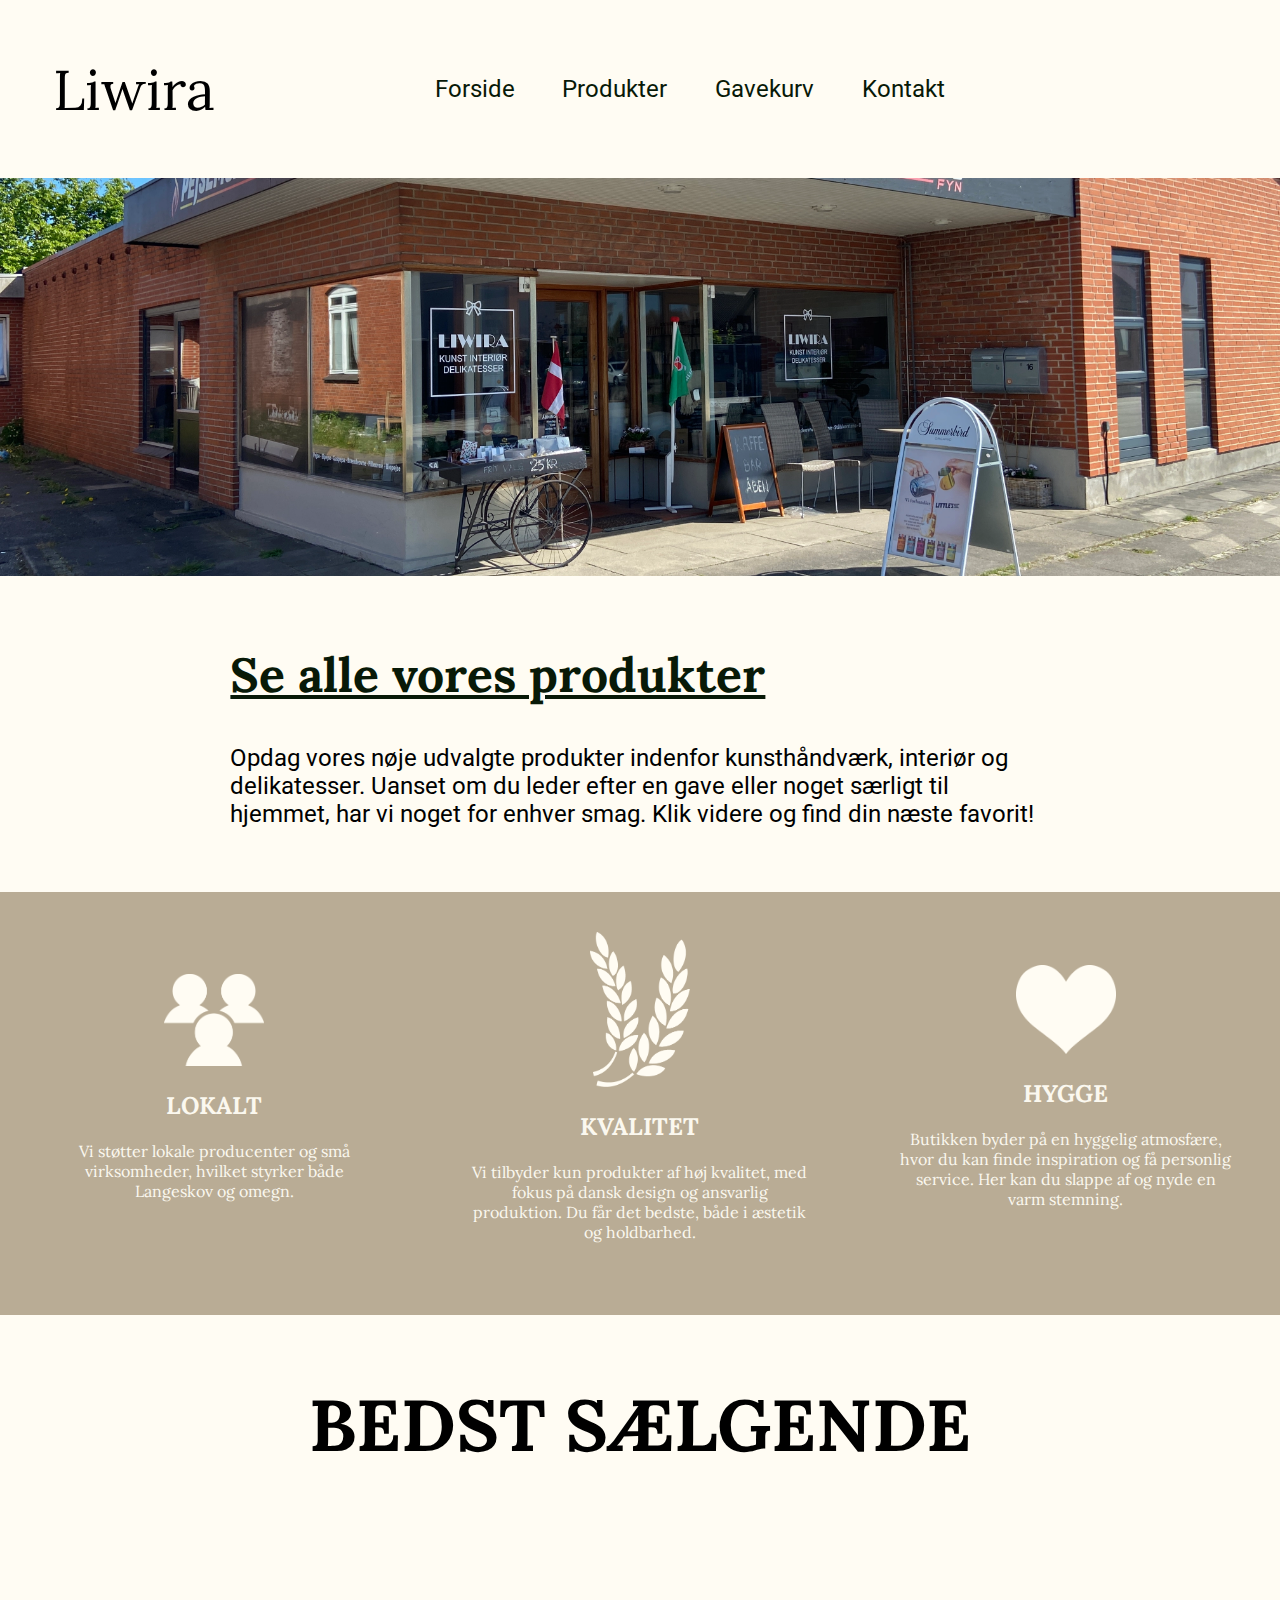
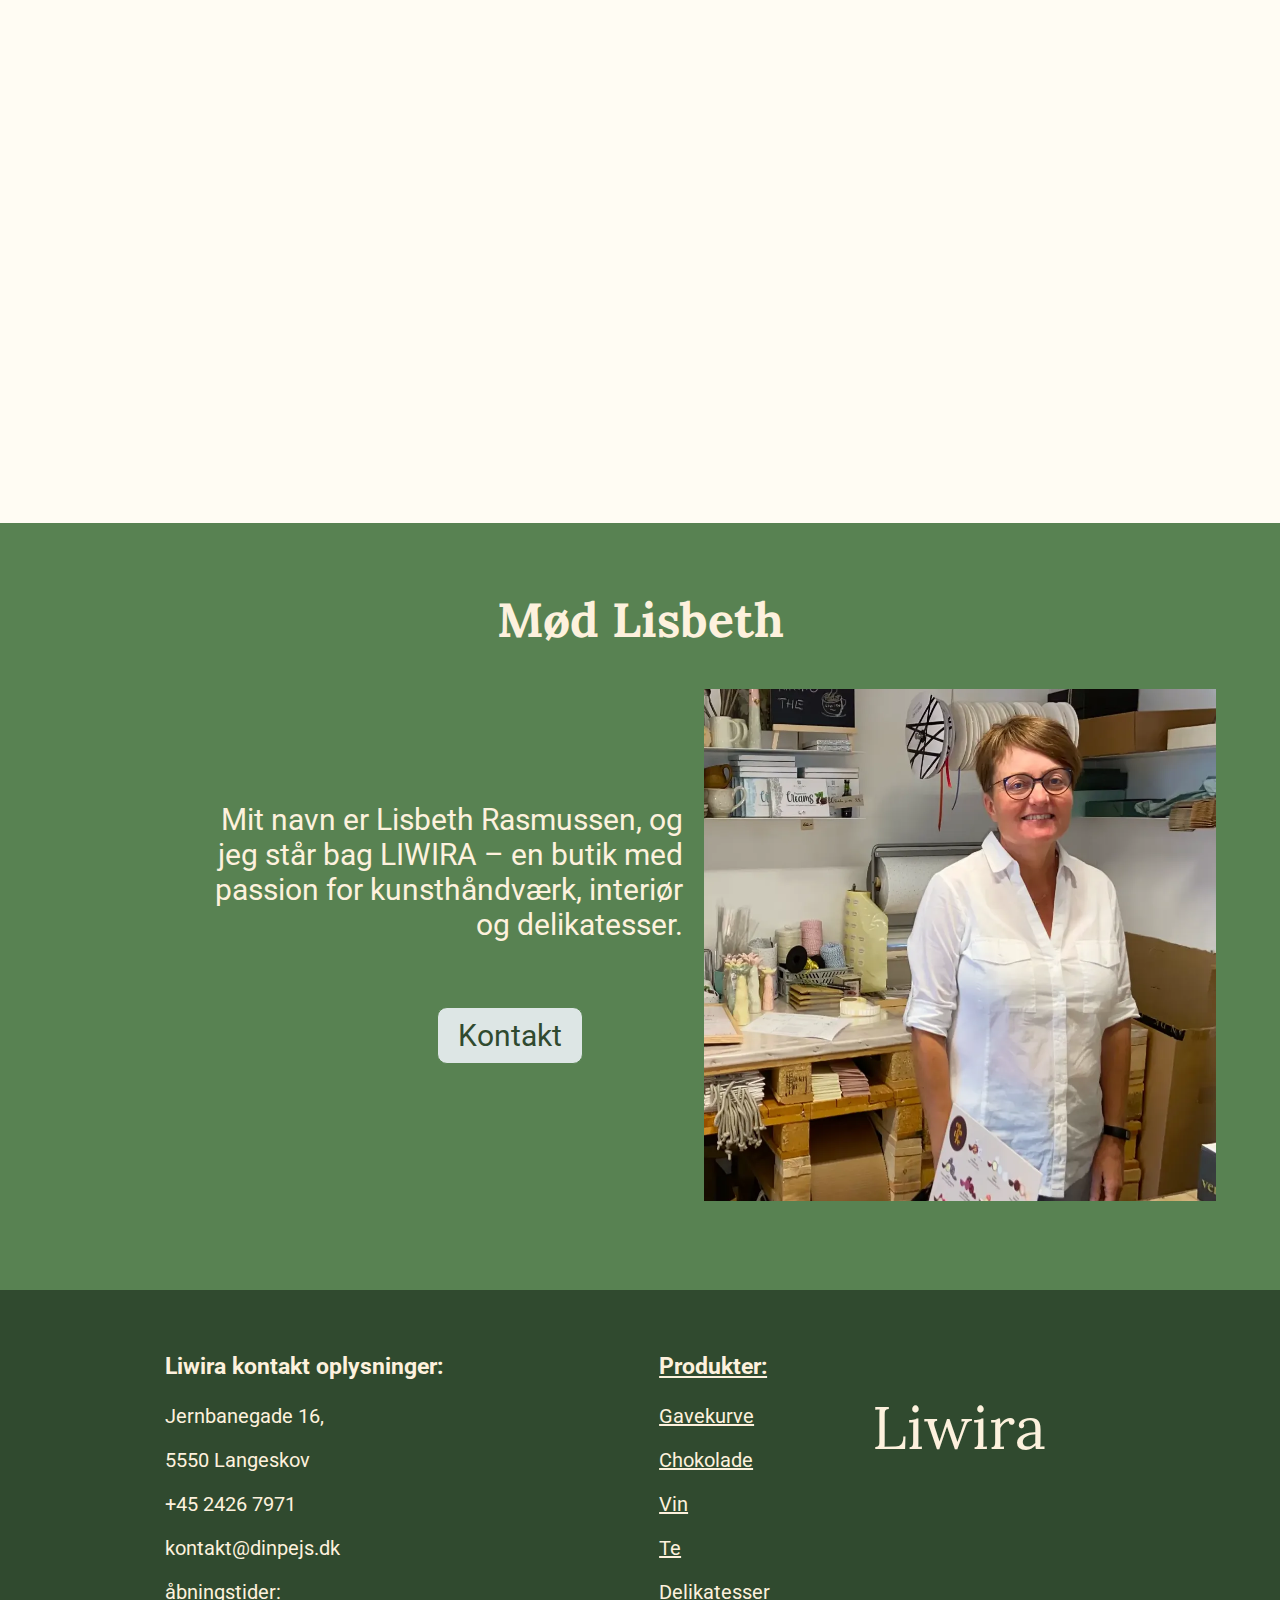
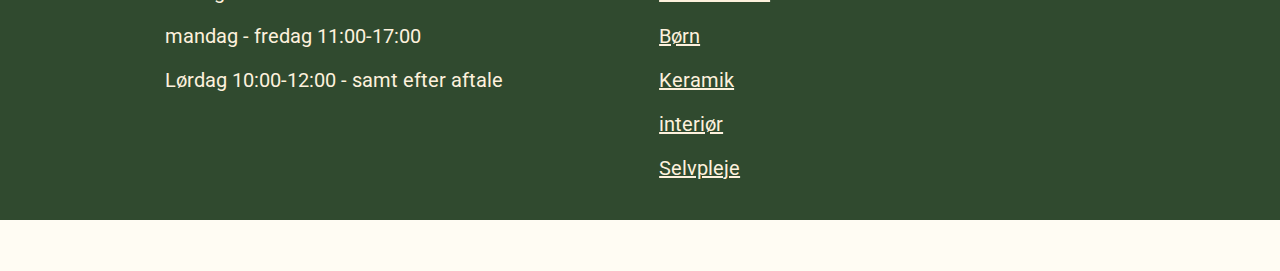
<file: Index.html>
<!DOCTYPE html>
<html lang="da">
<head>
    <meta charset="UTF-8">
    <meta name="viewport" content="width=device-width, initial-scale=1.0">
    <title>Liwira</title>
    <link rel="stylesheet" href="stylesheet.css">
    <script src="script3.js" defer></script>
    <script src="script2.js" defer></script>
    <script src="script.js" defer></script>
    <link rel="preconnect" href="https://fonts.googleapis.com">
    <link rel="preconnect" href="https://fonts.gstatic.com" crossorigin>
    <link rel="preconnect" href="https://fonts.googleapis.com">
    <link rel="preconnect" href="https://fonts.gstatic.com" crossorigin>
    <link href="https://fonts.googleapis.com/css2?family=Roboto:ital,wght@0,100..900;1,100..900&display=swap" rel="stylesheet">
    <link href="https://fonts.googleapis.com/css2?family=Lora:ital,wght@0,400..700;1,400..700&family=Outfit:wght@100..900&family=Raleway:ital,wght@0,100..900;1,100..900&display=swap" rel="stylesheet">
    <link rel="stylesheet" href="https://cdnjs.cloudflare.com/ajax/libs/font-awesome/6.7.1/css/all.min.css" integrity="sha512-5Hs3dF2AEPkpNAR7UiOHba+lRSJNeM2ECkwxUIxC1Q/FLycGTbNapWXB4tP889k5T5Ju8fs4b1P5z/iB4nMfSQ==" crossorigin="anonymous" referrerpolicy="no-referrer">
</head>
<body>
    <main>
        <header>
            <div class="off-screen-menu">
                <ul id="menu">
                        
                </ul>
            </div>
                

            <nav>
                <h1 class="header__logo" onclick="document.location='index.html'">Liwira</h1>
                <div id="menuNav" class="menuNav">

                </div>
                <div class="ham-menu">
                    <span></span>
                    <span></span>
                    <span></span>
                </div>
                <div class="header__basket">
                <i class="fa-solid fa-cart-shopping" id="basketicon"></i>
                </div>
            </nav>
                
        </header>

        <!--Forside video sektionen-->
        <img class="forside__billede"  src="billeder/liwira-udenfor.webp" alt="udenfor">

        <!--se alle produkter sektionen-->
        <div class="forside__sealleprodukter">
            <a href="produkter.html"> <h2 class="forside__sealleprodukter__overskrift">Se alle vores produkter</h2></a>
            <p class="forside__sealleprodukter__text">Opdag vores nøje udvalgte produkter indenfor kunsthåndværk,
                interiør og delikatesser. Uanset om du leder efter en gave
                eller noget særligt til hjemmet, har vi noget for enhver smag.
                Klik videre og find din næste favorit!
            </p>
        </div>
        
        <!--værdier sektionen-->
        <div id="brun__boks" class="forside__værdier">

            <div class="forside__kasse__værdier">
            <img src="billeder/gruppeicon.webp" id="lokalt" class="forside__værdier__icons" alt="lokalt">
            <h2>LOKALT</h2>
            <p class="forside__værdier__tekst">Vi støtter lokale producenter og små
                virksomheder, hvilket styrker både Langeskov og
                omegn.
            </p>
            </div>

            <div class="forside__kasse__værdier">
            <img src="billeder/kornicon.webp" id="kvalitet" class="forside__værdier__icons" alt="kvalitet">
            <h2>KVALITET</h2>
            <p class="forside__værdier__tekst">Vi tilbyder kun produkter af høj kvalitet, med fokus 
                på dansk design og ansvarlig produktion. Du får det 
                bedste, både i æstetik og holdbarhed.
            </p>
            </div>

            <div class="forside__kasse__værdier">
            <img src="billeder/hjerteicon.webp" id="hygge" class="forside__værdier__icons" alt="hjerte">
            <h2>HYGGE</h2>
            <p class="forside__værdier__tekst">Butikken byder på en hyggelig atmosfære, hvor du kan
                finde inspiration og få personlig service. Her kan du
                slappe af og nyde en varm stemning.
            </p>
            </div>
        </div>

        <div class="forside__bestsellers">
            <h2>BEDST SÆLGENDE</h2>

        <!--bestsellers sektionen phone-->
            <div class="produkter__varer">
            <div class="produkt__wrapper">
                <div class="produkt__billede">
                    <img src="billeder/produkt-marmelade1.webp" alt="vin">
                </div>
            <div class="produkt__tekst">
                <p class="produkter__producent">Annas Gourmet</p>
                <p class="produkter__produkt">Appelsin Marmelade</p>
                    <div class="pris__TTK">
                        <p class="produkt__pris">29,00 Kr</p>
                        <button class="produkt__knap">Tilføj til kurv</button>
                    </div>
                </div>
            </div>
            <div class="produkt__wrapper">
                <div class="produkt__billede">
                    <img src="billeder/produkt-karamel1.webp" alt="Karamel">
                </div>
            <div class="produkt__tekst">
                <p class="produkter__producent">Karamelleriet</p>
                <p class="produkter__produkt">Saltet Karameller</p>
                    <div class="pris__TTK">
                        <p class="produkt__pris">39,00 Kr</p>
                        <button class="produkt__knap">Tilføj til kurv</button>
                    </div>
                </div>
            </div>
        </div>
        <div class="produkter__varer">
            <div class="produkt__wrapper">
                <div class="produkt__billede">
                    <img src="billeder/produkt-bamse1.webp" alt="bamse">
                </div>
            <div class="produkt__tekst">
                <p class="produkter__producent">Maileg</p>
                <p class="produkter__produkt">Lyserød kanin</p>
                    <div class="pris__TTK">
                        <p class="produkt__pris">49,00 Kr</p>
                        <button class="produkt__knap">Tilføj til kurv</button>
                    </div>
                </div>
            </div>
            <div class="produkt__wrapper">
                <div class="produkt__billede">
                    <img src="billeder/produkt-vin2.webp" alt="Vin2">
                </div>
            <div class="produkt__tekst">
                <p class="produkter__producent">Porcelaine</p>
                <p class="produkter__produkt">Premium rosé</p>
                    <div class="pris__TTK">
                        <p class="produkt__pris">99,00 Kr</p>
                        <button class="produkt__knap">Tilføj til kurv</button>
                    </div>
                </div>
            </div>
        </div>
    </div>


        <!--bestsellers sektionen desktop-->
            <div class="produkter__varer__desktop">
            <div class="produkt__wrapper">
                <div class="produkt__billede">
                    <img src="billeder/produkt-marmelade1.webp" alt="vin">
                </div>
            <div class="produkt__tekst">
                <p class="produkter__producent">Annas Gourmet</p>
                <p class="produkter__produkt">Appelsin Marmelade</p>
                    <div class="pris__TTK">
                        <p class="produkt__pris">29,00 Kr</p>
                        <button class="produkt__knap">Tilføj til kurv</button>
                    </div>
                </div>
            </div>
            <div class="produkt__wrapper">
                <div class="produkt__billede">
                    <img src="billeder/produkt-karamel1.webp" alt="Karamel">
                </div>
            <div class="produkt__tekst">
                <p class="produkter__producent">Karamelleriet</p>
                <p class="produkter__produkt">Saltet Karameller</p>
                    <div class="pris__TTK">
                        <p class="produkt__pris">39,00 Kr</p>
                        <button class="produkt__knap">Tilføj til kurv</button>
                    </div>
                </div>
            </div>
            <div class="produkt__wrapper">
                <div class="produkt__billede">
                    <img src="billeder/produkt-bamse1.webp" alt="bamse">
                </div>
            <div class="produkt__tekst">
                <p class="produkter__producent">Maileg</p>
                <p class="produkter__produkt">Lyserød kanin</p>
                    <div class="pris__TTK">
                        <p class="produkt__pris">49,00 Kr</p>
                        <button class="produkt__knap">Tilføj til kurv</button>
                    </div>
                </div>
            </div>
            <div class="produkt__wrapper">
                <div class="produkt__billede">
                    <img src="billeder/produkt-vin2.webp" alt="Vin2">
                </div>
            <div class="produkt__tekst">
                <p class="produkter__producent">Porcelaine</p>
                <p class="produkter__produkt">Premium rosé</p>
                    <div class="pris__TTK">
                        <p class="produkt__pris">99,00 Kr</p>
                        <button class="produkt__knap">Tilføj til kurv</button>
                    </div>
                </div>
            </div>
        </div>

        <!--møde lisbeth sektionen-->
        <div class="forside__mødlisbeth">
            <h2 class="forside__mødlisbeth__overskrift">Mød Lisbeth</h2>
            <div class="forside__mødlisbeth__indhold">
                <img class="forside__mødlisbeth__billede" src="billeder/modlisbeth.webp" alt="modlisbeth">
                <div class="forside__mødlisbeth__tekstboks">
                    <p class="forside__mødlisbeth__tekst">Mit navn er Lisbeth Rasmussen, og jeg står bag LIWIRA – en butik med passion for kunsthåndværk, interiør og delikatesser.</p>
                    <button class="forside__mødlisbeth--knap" onclick="document.location='kontakt.html'">Kontakt</button>
                </div>
            </div>
        </div>
    

        <!--footer sektionen-->
        <footer>
            <div class="footer__content">
                <div class="footer__content__information">
                    <h3>Liwira kontakt oplysninger:</h3>
                    <p>Jernbanegade 16,</p>
                    <p>5550 Langeskov</p>
                    <p>+45 2426 7971</p>
                    <p>kontakt@dinpejs.dk</p>
                    <p>åbningstider:</p>
                    <p>mandag - fredag 11:00-17:00 </p>
                    <p>Lørdag 10:00-12:00 - samt efter aftale</p>
                </div>
                <div onclick="document.location='produkter.html'" class="footer__content__produkter">
                    <h3>Produkter:</h3>
                    <p>Gavekurve</p>
                    <p>Chokolade</p>
                    <p>Vin</p>
                    <p>Te</p>
                    <p>Delikatesser</p>
                    <p>Børn</p>
                    <p>Keramik</p>
                    <p>interiør</p>
                    <p>Selvpleje</p>
                </div>
                <div class="footer__content__logo">
                    <p>Liwira</p>
                </div>
                <div class="footer__content__socials">
                    <div class="footer__icons">
                         <i class="fa-brands fa-facebook"></i>
                         <i class="fa-brands fa-instagram"></i>
                         <i class="fa-brands fa-youtube"></i>
                         <i class="fa-brands fa-linkedin"></i>
                    </div>
                </div>
            </div>
        </footer>
    </main> 
</body>
</html>
</file>
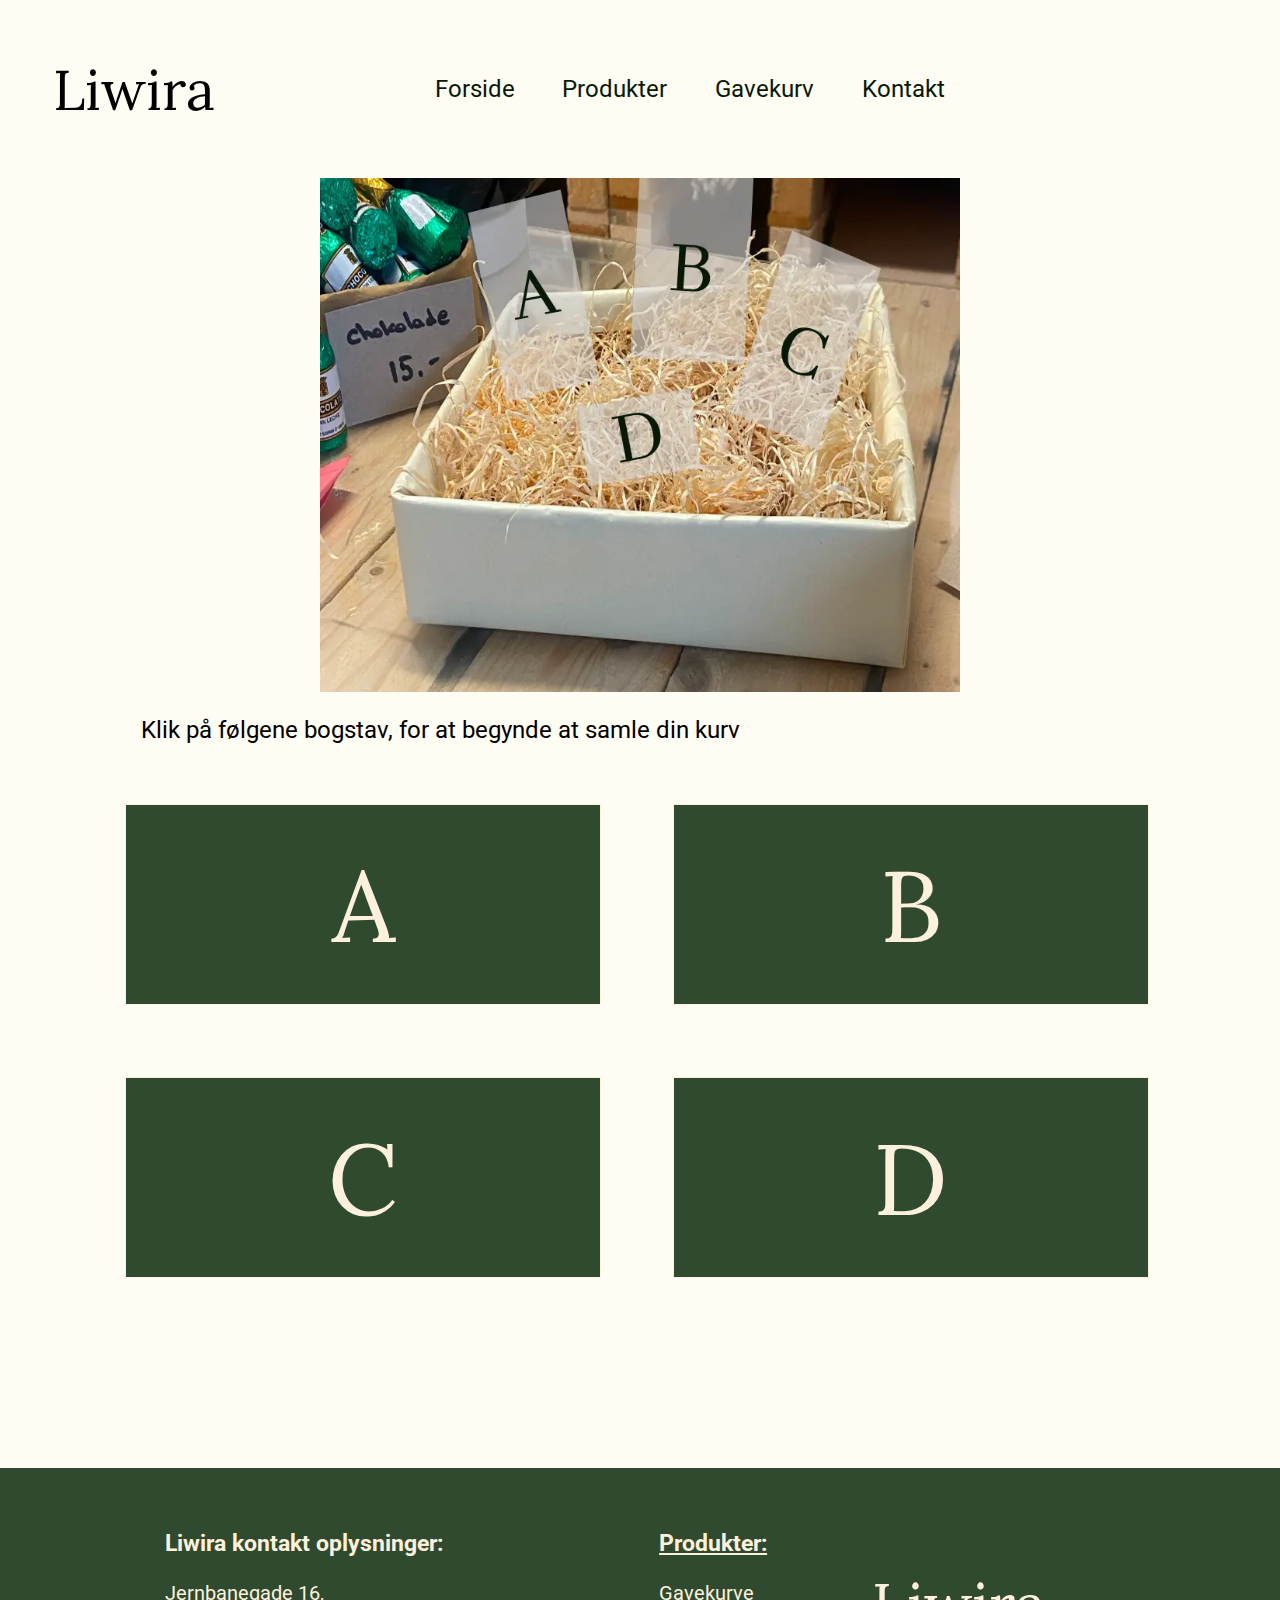
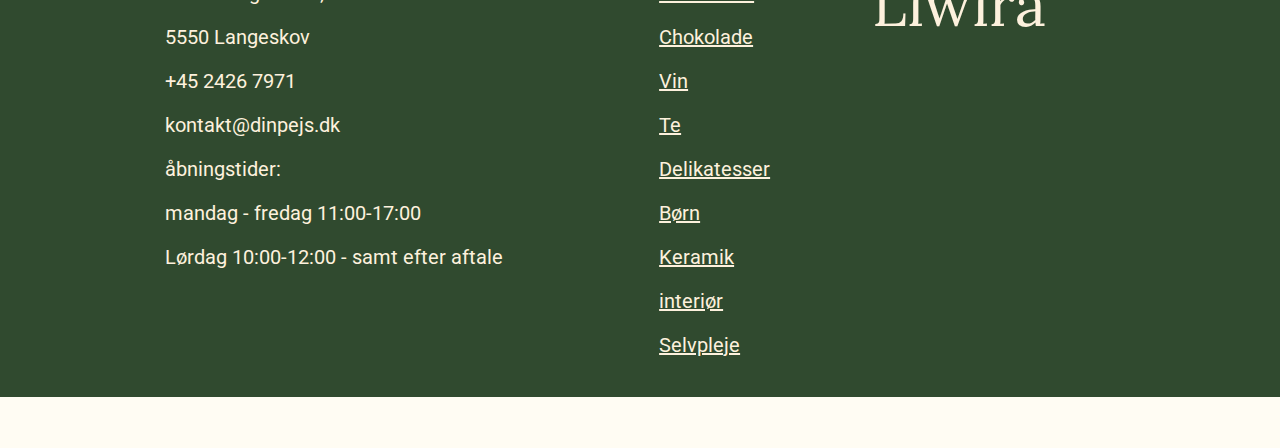
<file: bygenkurv.html>
<!DOCTYPE html>
<html lang="da">
<head>
    <meta charset="UTF-8">
    <meta name="viewport" content="width=device-width, initial-scale=1.0">
    <title>Document</title>
    <link rel="stylesheet" href="stylesheet.css">
    <script src="script.js" defer></script>
    <link rel="preconnect" href="https://fonts.googleapis.com">
    <link rel="preconnect" href="https://fonts.gstatic.com" crossorigin>
    <link rel="preconnect" href="https://fonts.googleapis.com">
    <link rel="preconnect" href="https://fonts.gstatic.com" crossorigin>
    <link href="https://fonts.googleapis.com/css2?family=Roboto:ital,wght@0,100..900;1,100..900&display=swap" rel="stylesheet">
    <link href="https://fonts.googleapis.com/css2?family=Lora:ital,wght@0,400..700;1,400..700&family=Outfit:wght@100..900&family=Raleway:ital,wght@0,100..900;1,100..900&display=swap" rel="stylesheet">
    <link rel="stylesheet" href="https://cdnjs.cloudflare.com/ajax/libs/font-awesome/6.7.1/css/all.min.css" integrity="sha512-5Hs3dF2AEPkpNAR7UiOHba+lRSJNeM2ECkwxUIxC1Q/FLycGTbNapWXB4tP889k5T5Ju8fs4b1P5z/iB4nMfSQ==" crossorigin="anonymous" referrerpolicy="no-referrer">
</head>
<body>
    <main>
        <header>
            <div class="off-screen-menu">
            <ul id="menu">
                        
             </ul>
            </div>
                
            <nav>
                <h1 class="header__logo" onclick="document.location='index.html'">Liwira</h1>
                <div id="menuNav" class="menuNav">

                </div>
                <div class="ham-menu">
                    <span></span>
                    <span></span>
                    <span></span>
                </div>
                <div class="header__basket">
                <i class="fa-solid fa-cart-shopping" id="basketicon"></i>
                </div>
            </nav>
        </header>

        <!--billede med katagorier sektionen-->
        <div class="bek__billede">
            <img class="bek__kurv" src="billeder/bygselv_gavekurve.webp" alt="Kurv">
        </div>
        
        <!--katagori sektionen-->
        <div class="bek__katagorier__tekst">
            <p>Klik på følgene bogstav, for at begynde at samle din kurv</p>
        </div>

        <div class="bek__bokse">
            <button onclick="document.location='bygenkurv2.html'" class="bek__bokse--knap">A</button>
            <button onclick="document.location='bygenkurv2.html'" class="bek__bokse--knap">B</button>
            <button onclick="document.location='bygenkurv2.html'" class="bek__bokse--knap">C</button>
            <button onclick="document.location='bygenkurv2.html'" class="bek__bokse--knap">D</button>
        </div>

        <!--footer sektionen-->
        <footer>
            <div class="footer__content">
                <div class="footer__content__information">
                    <h3>Liwira kontakt oplysninger:</h3>
                    <p>Jernbanegade 16,</p>
                    <p>5550 Langeskov</p>
                    <p>+45 2426 7971</p>
                    <p>kontakt@dinpejs.dk</p>
                    <p>åbningstider:</p>
                    <p>mandag - fredag 11:00-17:00 </p>
                    <p>Lørdag 10:00-12:00 - samt efter aftale</p>
                </div>
                <div onclick="document.location='produkter.html'" class="footer__content__produkter">
                    <h3>Produkter:</h3>
                    <p>Gavekurve</p>
                    <p>Chokolade</p>
                    <p>Vin</p>
                    <p>Te</p>
                    <p>Delikatesser</p>
                    <p>Børn</p>
                    <p>Keramik</p>
                    <p>interiør</p>
                    <p>Selvpleje</p>
                </div>
                <div class="footer__content__logo">
                    <p>Liwira</p>
                </div>
                <div class="footer__content__socials">
                    <div class="footer__icons">
                         <i class="fa-brands fa-facebook"></i>
                         <i class="fa-brands fa-instagram"></i>
                         <i class="fa-brands fa-youtube"></i>
                         <i class="fa-brands fa-linkedin"></i>
                    </div>
                </div>
            </div>
        </footer>
    </main>
</body>
</html>
</file>
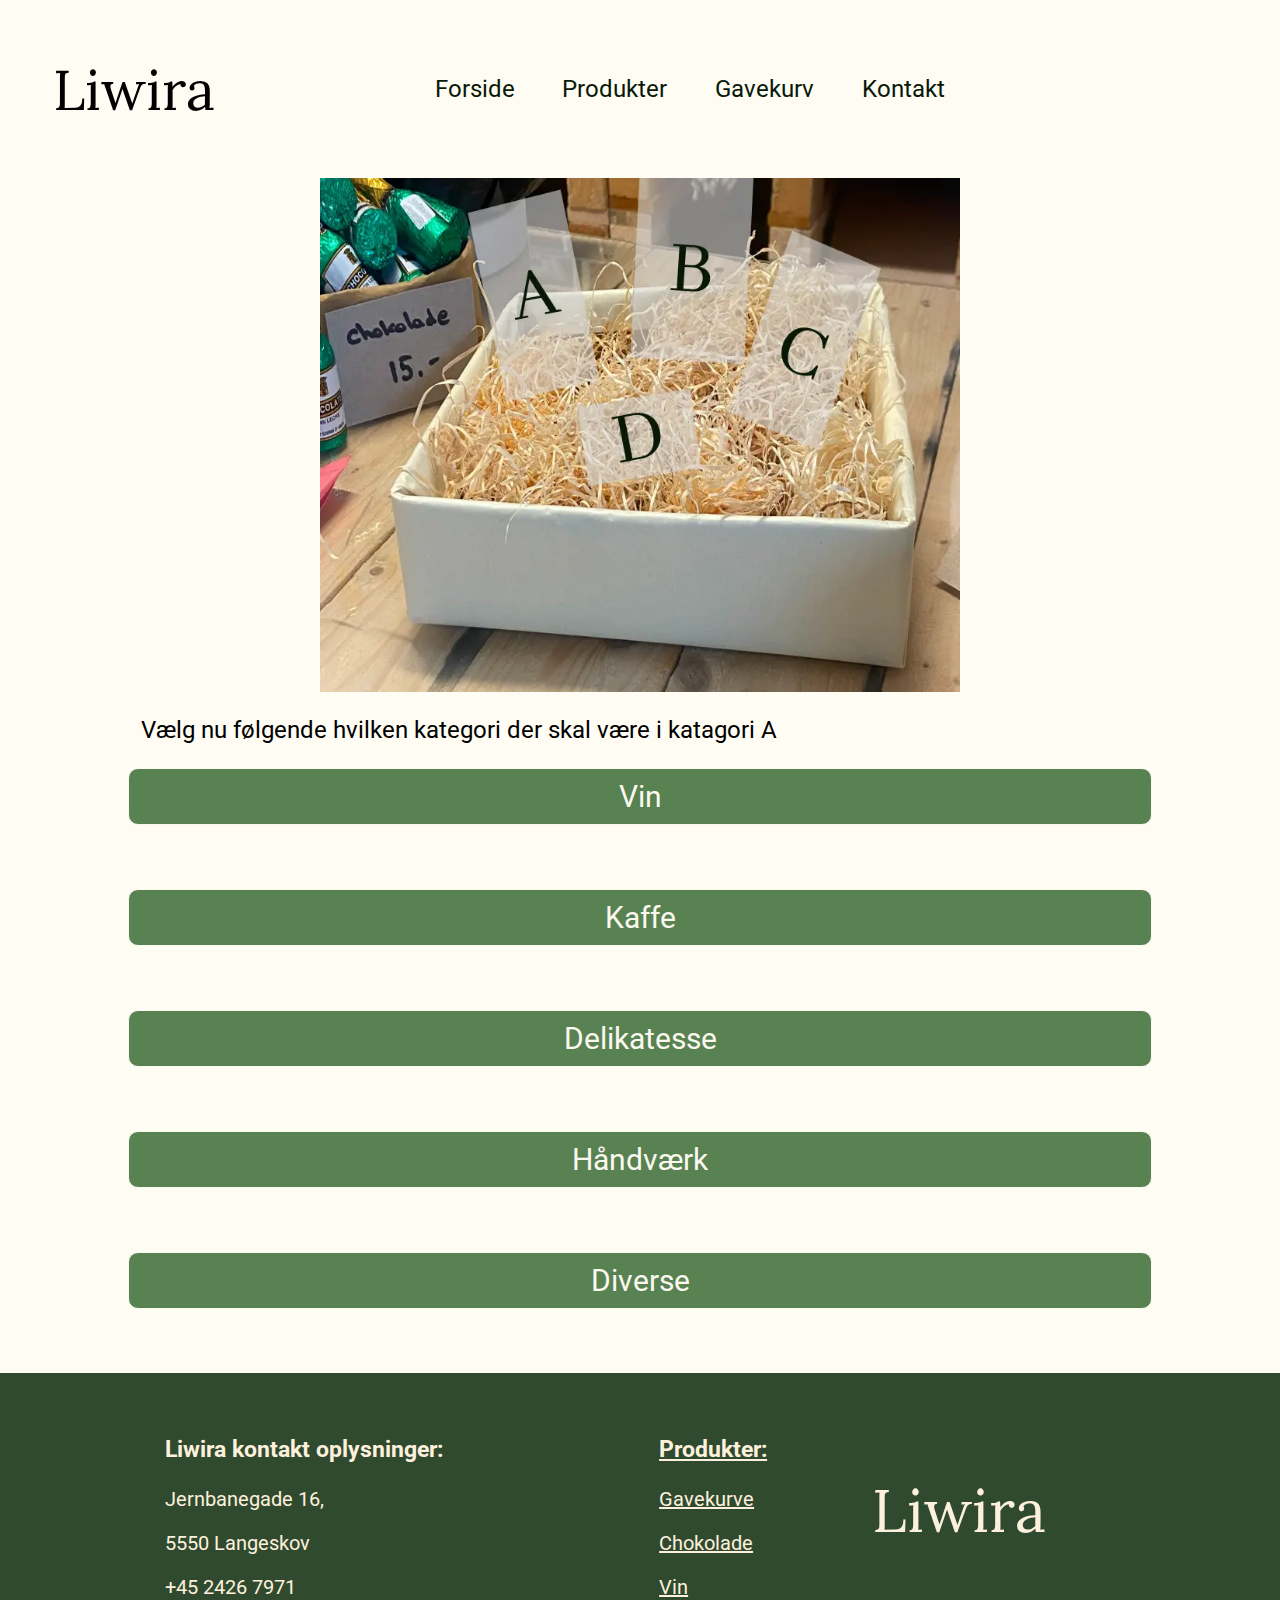
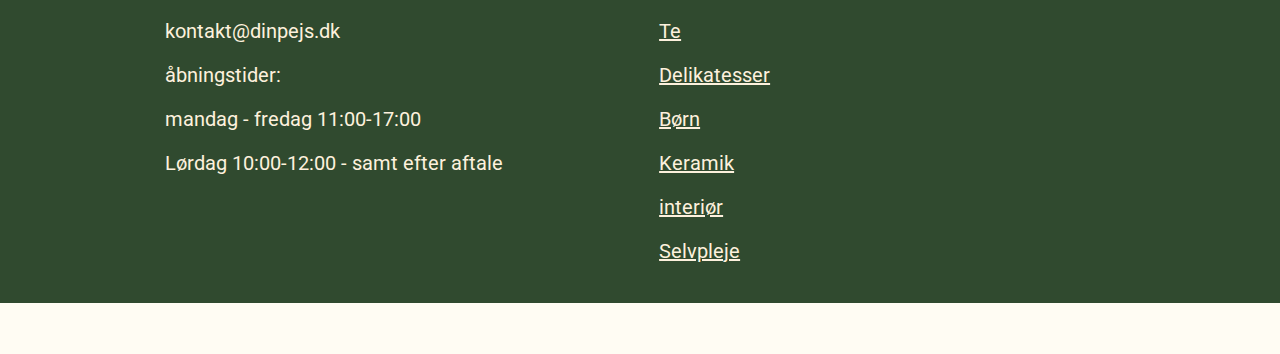
<file: bygenkurv2.html>
<!DOCTYPE html>
<html lang="da">
<head>
    <meta charset="UTF-8">
    <meta name="viewport" content="width=device-width, initial-scale=1.0">
    <title>Document</title>
    <link rel="stylesheet" href="stylesheet.css">
    <script src="script.js" defer></script>
    <link rel="preconnect" href="https://fonts.googleapis.com">
    <link rel="preconnect" href="https://fonts.gstatic.com" crossorigin>
    <link rel="preconnect" href="https://fonts.googleapis.com">
    <link rel="preconnect" href="https://fonts.gstatic.com" crossorigin>
    <link href="https://fonts.googleapis.com/css2?family=Roboto:ital,wght@0,100..900;1,100..900&display=swap" rel="stylesheet">
    <link href="https://fonts.googleapis.com/css2?family=Lora:ital,wght@0,400..700;1,400..700&family=Outfit:wght@100..900&family=Raleway:ital,wght@0,100..900;1,100..900&display=swap" rel="stylesheet">
    <link rel="stylesheet" href="https://cdnjs.cloudflare.com/ajax/libs/font-awesome/6.7.1/css/all.min.css" integrity="sha512-5Hs3dF2AEPkpNAR7UiOHba+lRSJNeM2ECkwxUIxC1Q/FLycGTbNapWXB4tP889k5T5Ju8fs4b1P5z/iB4nMfSQ==" crossorigin="anonymous" referrerpolicy="no-referrer">
</head>
<body>
    <main>
        <header>
            <div class="off-screen-menu">
            <ul id="menu">
                        
             </ul>
            </div>
                
            <nav>
                <h1 class="header__logo" onclick="document.location='index.html'">Liwira</h1>
                <div id="menuNav" class="menuNav">

                </div>
                <div class="ham-menu">
                    <span></span>
                    <span></span>
                    <span></span>
                </div>
                <div class="header__basket">
                <i class="fa-solid fa-cart-shopping" id="basketicon"></i>
                </div>
            </nav>
        </header>

        <!--billede med katagorier sektionen-->
        <div class="bek__billede">
            <img class="bek__kurv" src="billeder/bygselv_gavekurve.webp" alt="Kurv">
        </div>
        
        <!--katagori sektionen-->
        <div class="bek__katagorier__tekst">
            <p>Vælg nu følgende hvilken kategori der skal være i katagori A</p>
        </div>
        <div class="bek__valgmuligheder__side2">
            <button onclick="document.location='bygenkurv3.html'" class="bek__valgmuligheder--knap">Vin</button>
            <button onclick="document.location='bygenkurv3.html'" class="bek__valgmuligheder--knap">Kaffe</button>
            <button onclick="document.location='bygenkurv3.html'" class="bek__valgmuligheder--knap">Delikatesse</button>
            <button onclick="document.location='bygenkurv3.html'" class="bek__valgmuligheder--knap">Håndværk</button>
            <button onclick="document.location='bygenkurv3.html'" class="bek__valgmuligheder--knap">Diverse</button>
        </div>
        
        <!--footer sektionen-->
        <footer>
            <div class="footer__content">
                <div class="footer__content__information">
                    <h3>Liwira kontakt oplysninger:</h3>
                    <p>Jernbanegade 16,</p>
                    <p>5550 Langeskov</p>
                    <p>+45 2426 7971</p>
                    <p>kontakt@dinpejs.dk</p>
                    <p>åbningstider:</p>
                    <p>mandag - fredag 11:00-17:00 </p>
                    <p>Lørdag 10:00-12:00 - samt efter aftale</p>
                </div>
                <div onclick="document.location='produkter.html'" class="footer__content__produkter">
                    <h3>Produkter:</h3>
                    <p>Gavekurve</p>
                    <p>Chokolade</p>
                    <p>Vin</p>
                    <p>Te</p>
                    <p>Delikatesser</p>
                    <p>Børn</p>
                    <p>Keramik</p>
                    <p>interiør</p>
                    <p>Selvpleje</p>
                </div>
                <div class="footer__content__logo">
                    <p>Liwira</p>
                </div>
                <div class="footer__content__socials">
                    <div class="footer__icons">
                         <i class="fa-brands fa-facebook"></i>
                         <i class="fa-brands fa-instagram"></i>
                         <i class="fa-brands fa-youtube"></i>
                         <i class="fa-brands fa-linkedin"></i>
                    </div>
                </div>
            </div>
        </footer>
    </main>
</body>
</html>
</file>
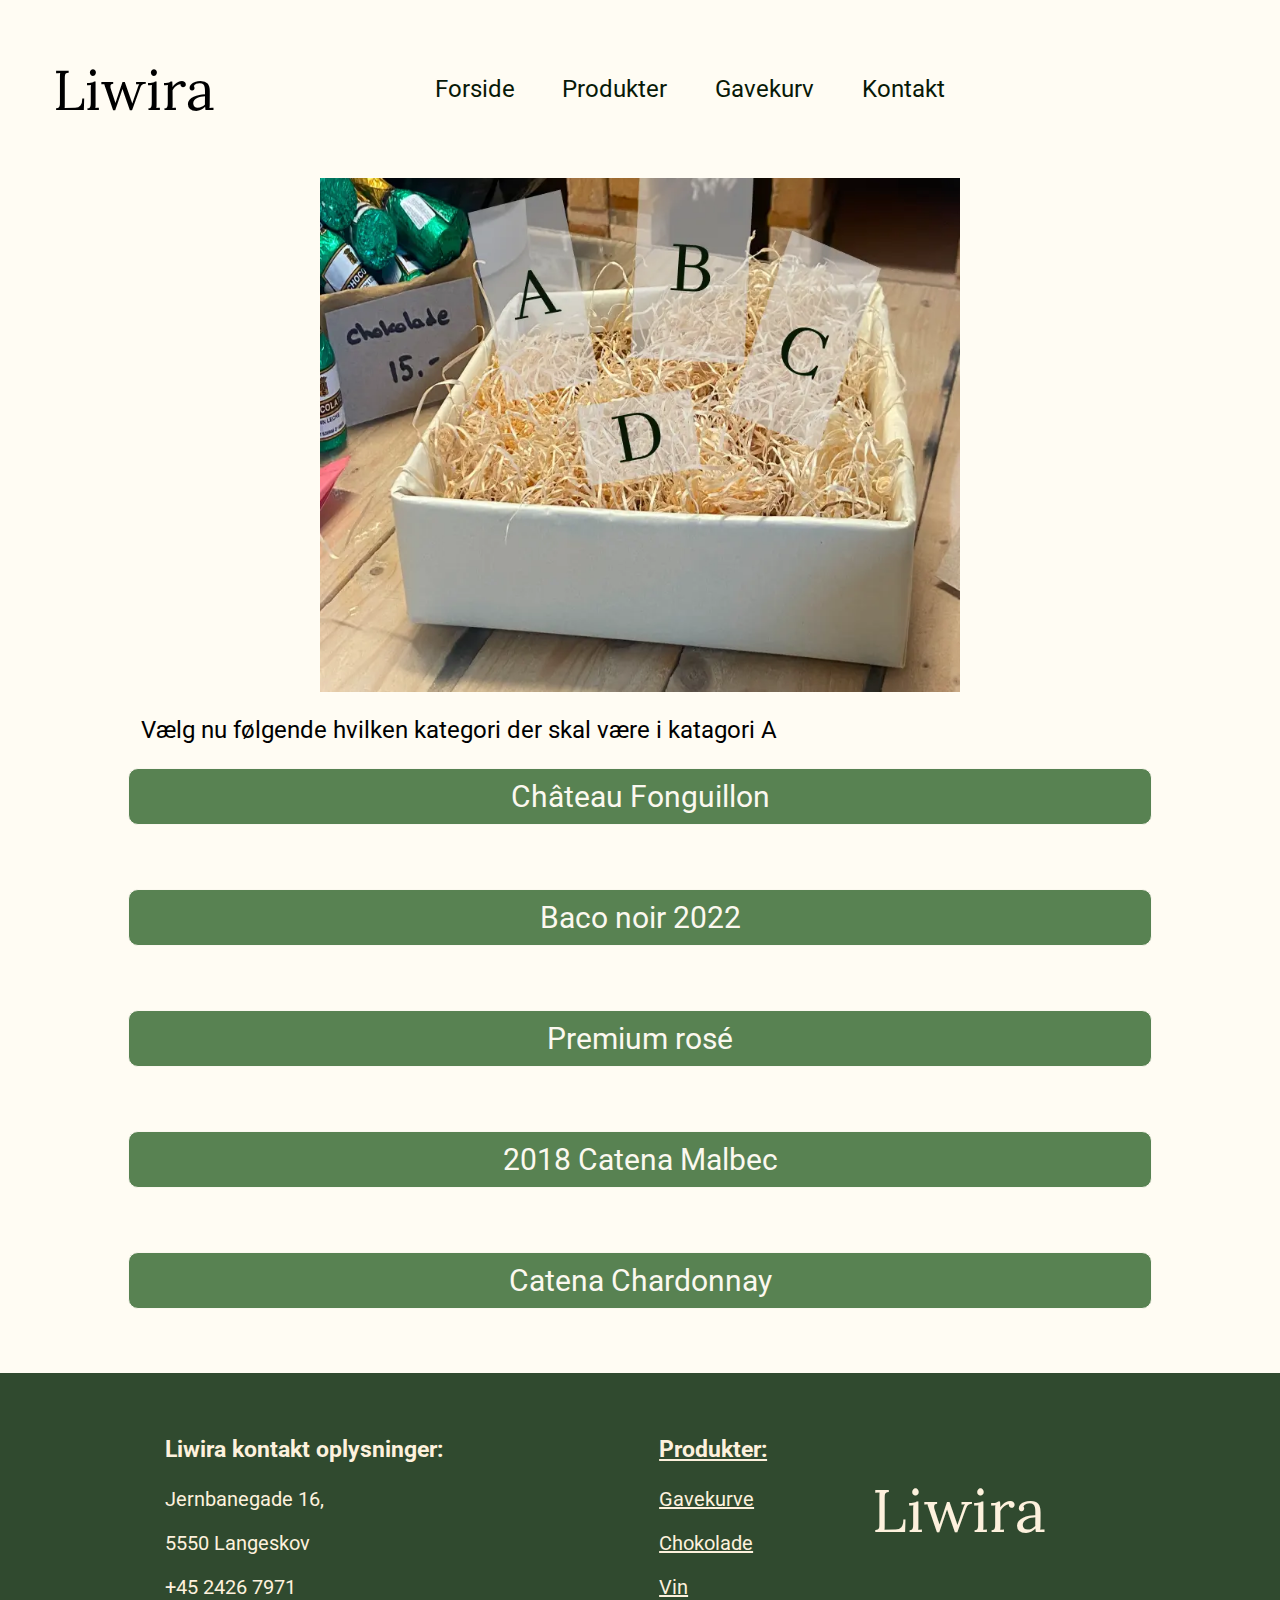
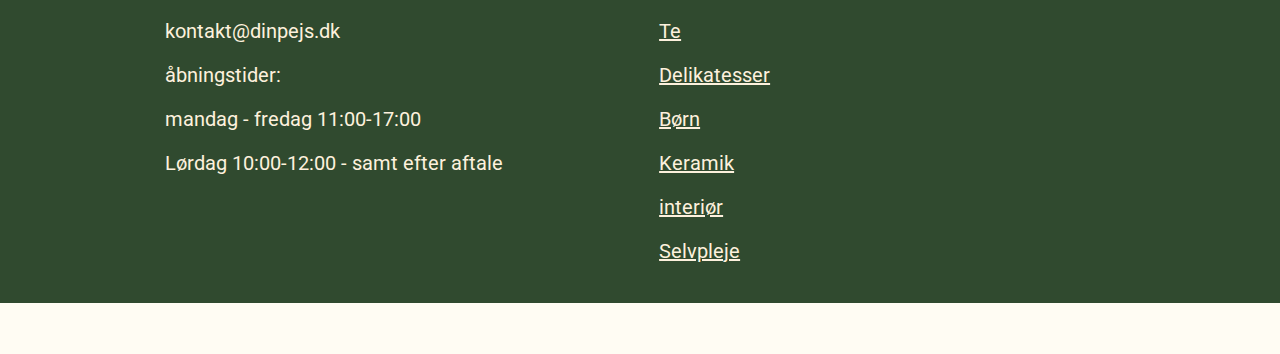
<file: bygenkurv3.html>
<!DOCTYPE html>
<html lang="da">
<head>
    <meta charset="UTF-8">
    <meta name="viewport" content="width=device-width, initial-scale=1.0">
    <title>Document</title>
    <link rel="stylesheet" href="stylesheet.css">
    <script src="script.js" defer></script>
    <link rel="preconnect" href="https://fonts.googleapis.com">
    <link rel="preconnect" href="https://fonts.gstatic.com" crossorigin>
    <link rel="preconnect" href="https://fonts.googleapis.com">
    <link rel="preconnect" href="https://fonts.gstatic.com" crossorigin>
    <link href="https://fonts.googleapis.com/css2?family=Roboto:ital,wght@0,100..900;1,100..900&display=swap" rel="stylesheet">
    <link href="https://fonts.googleapis.com/css2?family=Lora:ital,wght@0,400..700;1,400..700&family=Outfit:wght@100..900&family=Raleway:ital,wght@0,100..900;1,100..900&display=swap" rel="stylesheet">
    <link rel="stylesheet" href="https://cdnjs.cloudflare.com/ajax/libs/font-awesome/6.7.1/css/all.min.css" integrity="sha512-5Hs3dF2AEPkpNAR7UiOHba+lRSJNeM2ECkwxUIxC1Q/FLycGTbNapWXB4tP889k5T5Ju8fs4b1P5z/iB4nMfSQ==" crossorigin="anonymous" referrerpolicy="no-referrer">
</head>
<body>
    <main>
        <header>
            <div class="off-screen-menu">
            <ul id="menu">
                        
             </ul>
            </div>
                
            <nav>
                <h1 class="header__logo" onclick="document.location='index.html'">Liwira</h1>
                <div id="menuNav" class="menuNav">

                </div>
                <div class="ham-menu">
                    <span></span>
                    <span></span>
                    <span></span>
                </div>
                <div class="header__basket">
                <i class="fa-solid fa-cart-shopping" id="basketicon"></i>
                </div>
            </nav>
        </header>

        <!--billede med katagorier sektionen-->
        <div class="bek__billede">
            <img class="bek__kurv" src="billeder/bygselv_gavekurve.webp" alt="Kurv">
        </div>
        
        <!--katagori sektionen-->
        <div class="bek__katagorier__tekst">
            <p>Vælg nu følgende hvilken kategori der skal være i katagori A</p>
        </div>
        <div class="bek__valgmuligheder__side2">
            <button onclick="document.location='bygenkurv.html'" class="bek__valgmuligheder--knap">Château Fonguillon</button>
            <button onclick="document.location='bygenkurv.html'" class="bek__valgmuligheder--knap">Baco noir 2022</button>
            <button onclick="document.location='bygenkurv.html'" class="bek__valgmuligheder--knap">Premium rosé</button>
            <button onclick="document.location='bygenkurv.html'" class="bek__valgmuligheder--knap">2018 Catena Malbec</button>
            <button onclick="document.location='bygenkurv.html'" class="bek__valgmuligheder--knap">Catena Chardonnay</button>
        </div>
        

        <!--footer sektionen-->
        <footer>
            <div class="footer__content">
                <div class="footer__content__information">
                    <h3>Liwira kontakt oplysninger:</h3>
                    <p>Jernbanegade 16,</p>
                    <p>5550 Langeskov</p>
                    <p>+45 2426 7971</p>
                    <p>kontakt@dinpejs.dk</p>
                    <p>åbningstider:</p>
                    <p>mandag - fredag 11:00-17:00 </p>
                    <p>Lørdag 10:00-12:00 - samt efter aftale</p>
                </div>
                <div onclick="document.location='produkter.html'" class="footer__content__produkter">
                    <h3>Produkter:</h3>
                    <p>Gavekurve</p>
                    <p>Chokolade</p>
                    <p>Vin</p>
                    <p>Te</p>
                    <p>Delikatesser</p>
                    <p>Børn</p>
                    <p>Keramik</p>
                    <p>interiør</p>
                    <p>Selvpleje</p>
                </div>
                <div class="footer__content__logo">
                    <p>Liwira</p>
                </div>
                <div class="footer__content__socials">
                    <div class="footer__icons">
                         <i class="fa-brands fa-facebook"></i>
                         <i class="fa-brands fa-instagram"></i>
                         <i class="fa-brands fa-youtube"></i>
                         <i class="fa-brands fa-linkedin"></i>
                    </div>
                </div>
            </div>
        </footer>
    </main>
</body>
</html>
</file>
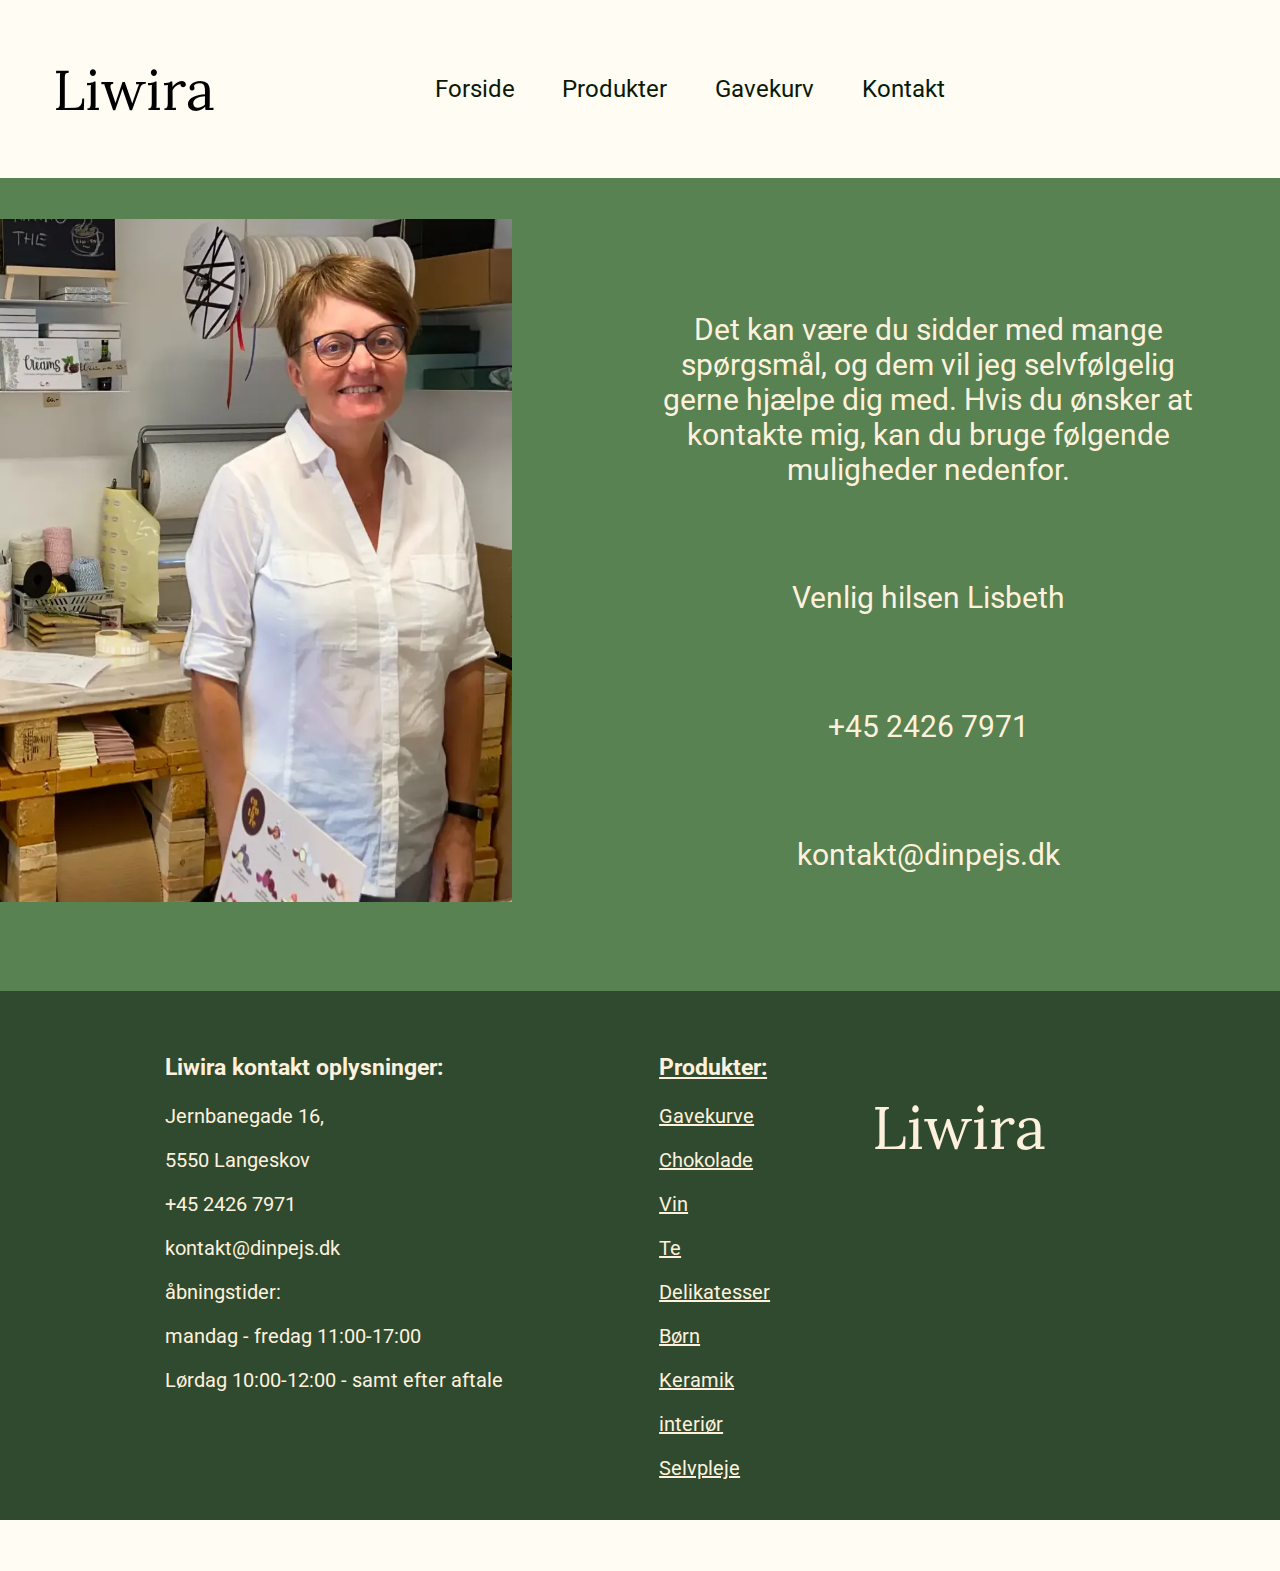
<file: kontakt.html>
<!DOCTYPE html>
<html lang="da">
<head>
    <meta charset="UTF-8">
    <meta name="viewport" content="width=device-width, initial-scale=1.0">
    <title>Document</title>
    <link rel="stylesheet" href="stylesheet.css">
    <script src="script.js" defer></script>
    <link rel="preconnect" href="https://fonts.googleapis.com">
    <link rel="preconnect" href="https://fonts.gstatic.com" crossorigin>
    <link href="https://fonts.googleapis.com/css2?family=Lora:ital,wght@0,400..700;1,400..700&family=Outfit:wght@100..900&family=Raleway:ital,wght@0,100..900;1,100..900&display=swap" rel="stylesheet">
    <link rel="stylesheet" href="https://cdnjs.cloudflare.com/ajax/libs/font-awesome/6.7.1/css/all.min.css" integrity="sha512-5Hs3dF2AEPkpNAR7UiOHba+lRSJNeM2ECkwxUIxC1Q/FLycGTbNapWXB4tP889k5T5Ju8fs4b1P5z/iB4nMfSQ==" crossorigin="anonymous" referrerpolicy="no-referrer">
    <link href="https://fonts.googleapis.com/css2?family=Roboto:ital,wght@0,100..900;1,100..900&display=swap" rel="stylesheet">
    <link href="https://fonts.googleapis.com/css2?family=Lora:ital,wght@0,400..700;1,400..700&family=Outfit:wght@100..900&family=Raleway:ital,wght@0,100..900;1,100..900&display=swap" rel="stylesheet">
    <link rel="stylesheet" href="https://cdnjs.cloudflare.com/ajax/libs/font-awesome/6.7.1/css/all.min.css" integrity="sha512-5Hs3dF2AEPkpNAR7UiOHba+lRSJNeM2ECkwxUIxC1Q/FLycGTbNapWXB4tP889k5T5Ju8fs4b1P5z/iB4nMfSQ==" crossorigin="anonymous" referrerpolicy="no-referrer">
</head>
<body>
    <main>
        <header>
            <div class="off-screen-menu">
            <ul id="menu">
                        
             </ul>
            </div>
                
            <nav>
                <h1 class="header__logo" onclick="document.location='index.html'">Liwira</h1>
                <div id="menuNav" class="menuNav">

                </div>
                <div class="ham-menu">
                    <span></span>
                    <span></span>
                    <span></span>
                </div>
                <div class="header__basket">
                <i class="fa-solid fa-cart-shopping" id="basketicon"></i>
                </div>
            </nav>
        </header>
        <div class="kontakt__main">
            <div class="forside__mødlisbeth">
                <h2 class="kontakt__kontaktliwira">Kontakt Liwira</h2>
                <div class="kontakt__indhold">
                    <img class="forside__mødlisbeth__billede" src="billeder/modlisbeth.webp" alt="modlisbeth">
                    <div>
                        <p class="kontakt__venlighilsen">Det kan være du sidder med mange spørgsmål, og dem vil jeg selvfølgelig gerne hjælpe dig med. Hvis du ønsker at kontakte mig, kan du bruge følgende muligheder nedenfor.</p>
                        <p class="kontakt__venlighilsen">Venlig hilsen Lisbeth</p>
                        <p class="kontakt__venlighilsen">+45 2426 7971</p>
                        <p class="kontakt__venlighilsen">kontakt@dinpejs.dk</p>
                    </div>
                </div>
            </div>
        </div>

            <footer>
            <div class="footer__content">
                <div class="footer__content__information">
                    <h3>Liwira kontakt oplysninger:</h3>
                    <p>Jernbanegade 16,</p>
                    <p>5550 Langeskov</p>
                    <p>+45 2426 7971</p>
                    <p>kontakt@dinpejs.dk</p>
                    <p>åbningstider:</p>
                    <p>mandag - fredag 11:00-17:00 </p>
                    <p>Lørdag 10:00-12:00 - samt efter aftale</p>
                </div>
                <div onclick="document.location='produkter.html'" class="footer__content__produkter">
                    <h3>Produkter:</h3>
                    <p>Gavekurve</p>
                    <p>Chokolade</p>
                    <p>Vin</p>
                    <p>Te</p>
                    <p>Delikatesser</p>
                    <p>Børn</p>
                    <p>Keramik</p>
                    <p>interiør</p>
                    <p>Selvpleje</p>
                </div>
                <div class="footer__content__logo">
                    <p>Liwira</p>
                </div>
                <div class="footer__content__socials">
                    <div class="footer__icons">
                         <i class="fa-brands fa-facebook"></i>
                         <i class="fa-brands fa-instagram"></i>
                         <i class="fa-brands fa-youtube"></i>
                         <i class="fa-brands fa-linkedin"></i>
                    </div>
                </div>
            </div>
        </footer>
    </main> 
</body>
</html>
</file>
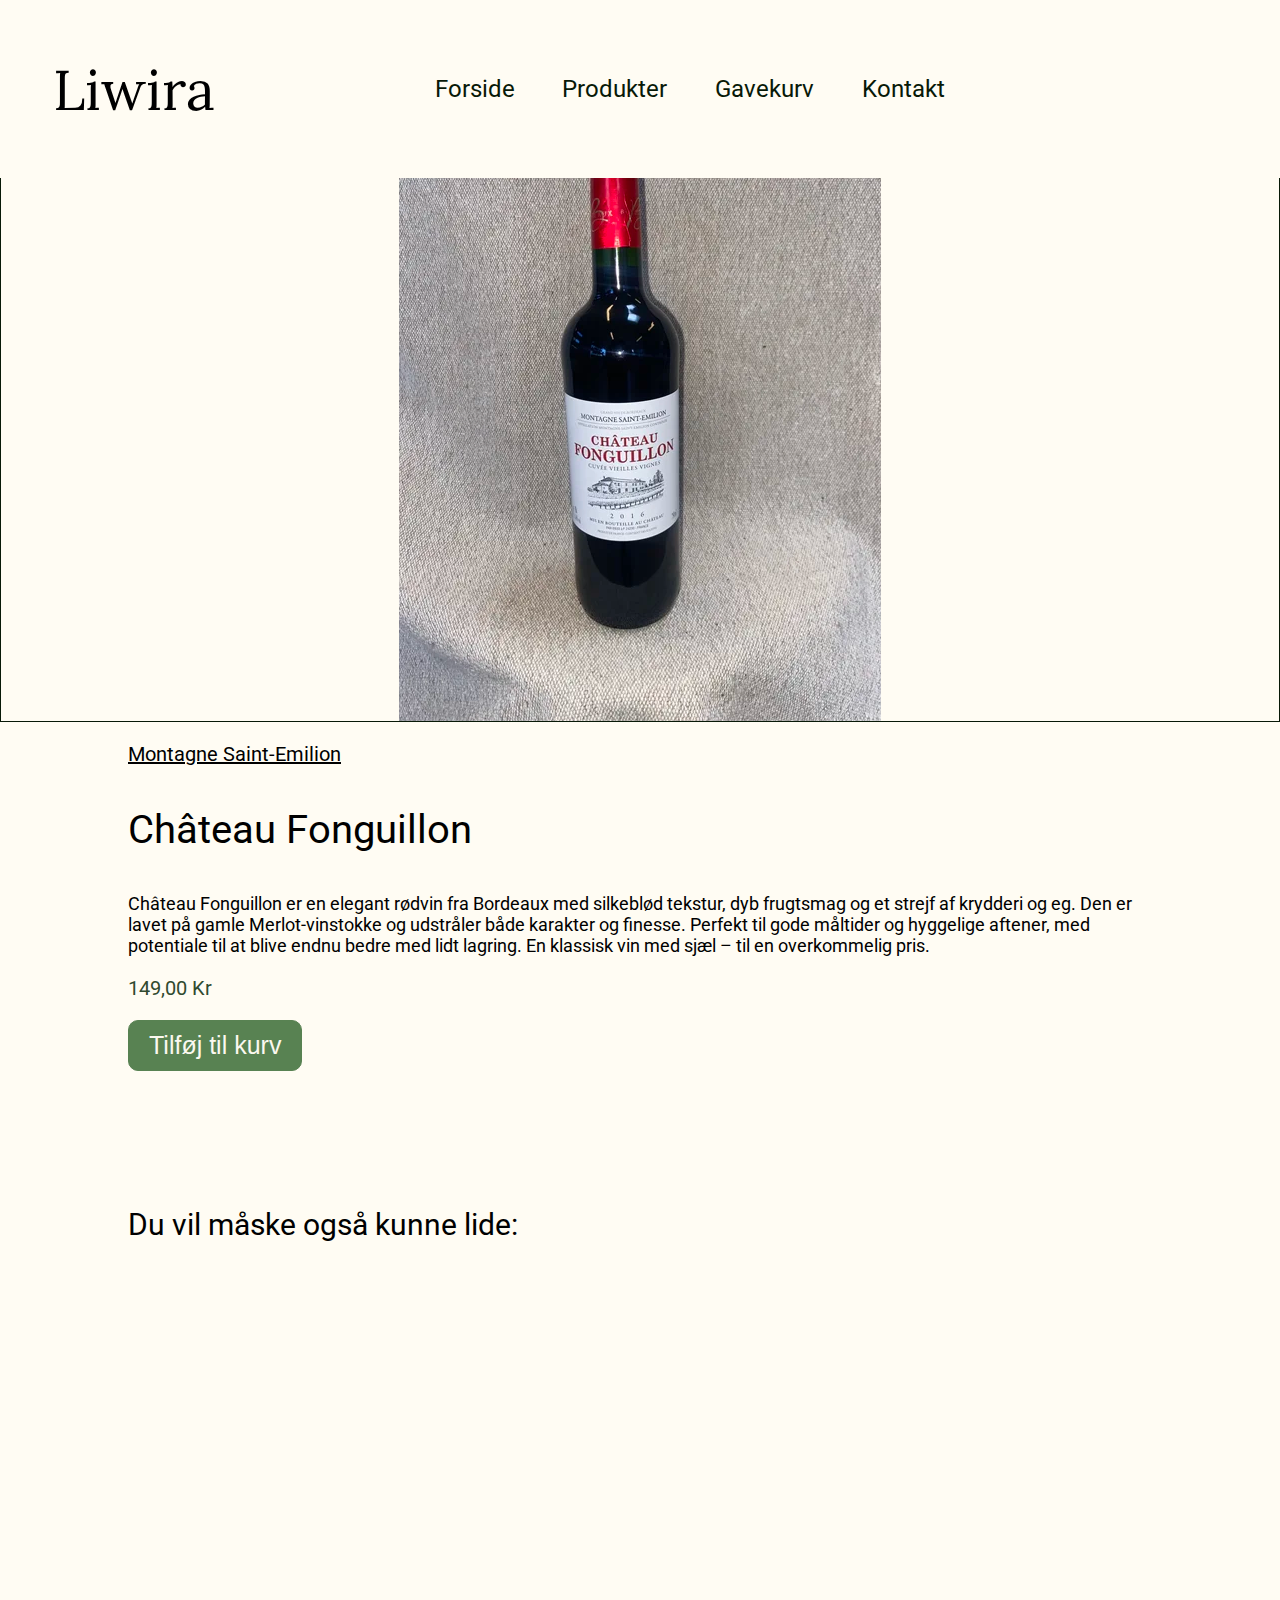
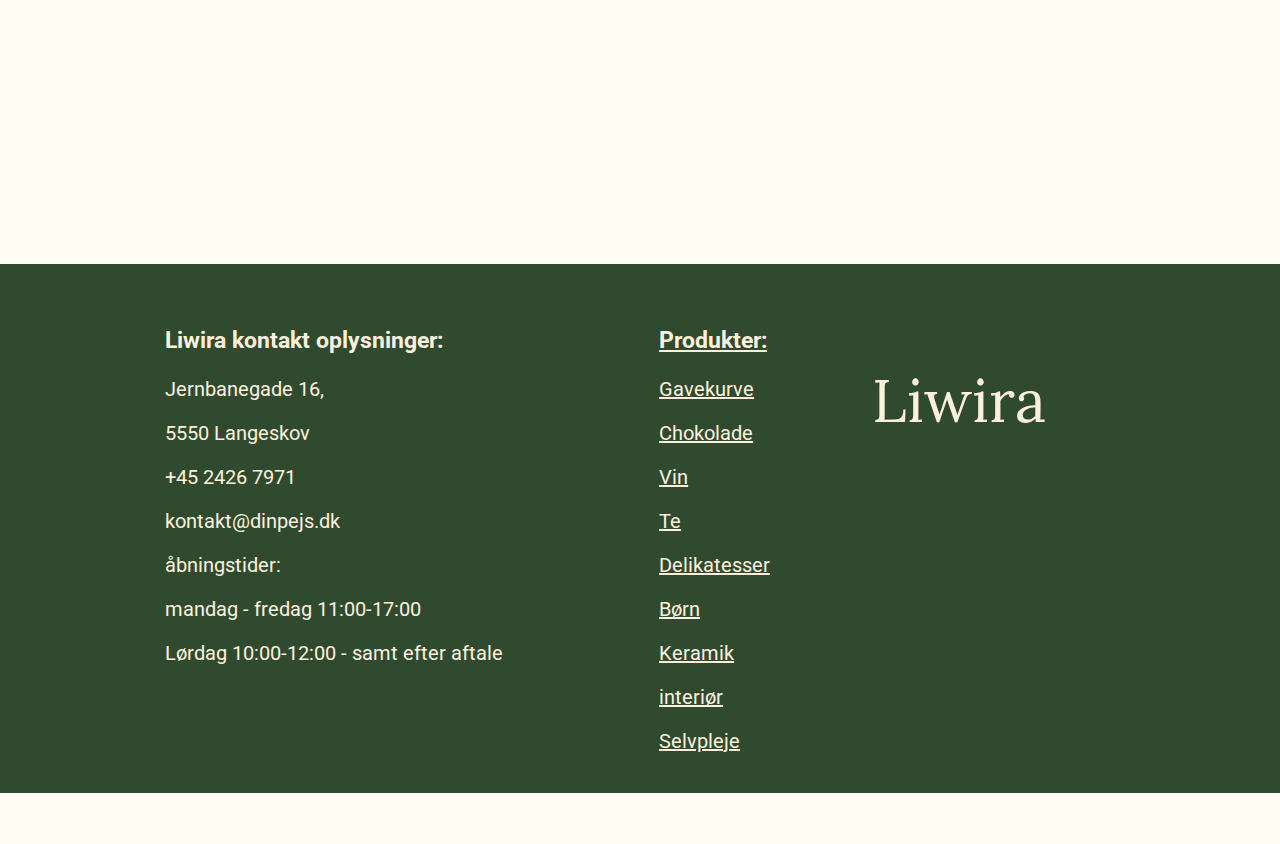
<file: omproduktet.html>
<!DOCTYPE html>
<html lang="da">
<head>
    <meta charset="UTF-8">
    <meta name="viewport" content="width=device-width, initial-scale=1.0">
    <title>Document</title>
    <link rel="stylesheet" href="stylesheet.css">
    <script src="script2.js" defer></script>
    <script src="script.js" defer></script>
    <link rel="preconnect" href="https://fonts.googleapis.com">
    <link rel="preconnect" href="https://fonts.gstatic.com" crossorigin>
    <link href="https://fonts.googleapis.com/css2?family=Lora:ital,wght@0,400..700;1,400..700&family=Outfit:wght@100..900&family=Raleway:ital,wght@0,100..900;1,100..900&display=swap" rel="stylesheet">
    <link rel="preconnect" href="https://fonts.googleapis.com">
    <link rel="preconnect" href="https://fonts.gstatic.com" crossorigin>
    <link href="https://fonts.googleapis.com/css2?family=Roboto:ital,wght@0,100..900;1,100..900&display=swap" rel="stylesheet">
    <link rel="stylesheet" href="https://cdnjs.cloudflare.com/ajax/libs/font-awesome/6.7.1/css/all.min.css" integrity="sha512-5Hs3dF2AEPkpNAR7UiOHba+lRSJNeM2ECkwxUIxC1Q/FLycGTbNapWXB4tP889k5T5Ju8fs4b1P5z/iB4nMfSQ==" crossorigin="anonymous" referrerpolicy="no-referrer">
</head>
<body>
    <main>
        <!-- burger menu og header sektion-->
        <header>
            <div class="off-screen-menu">
            <ul id="menu">
                        
             </ul>
            </div>
                
            <nav>
                <h1 class="header__logo" onclick="document.location='index.html'">Liwira</h1>
                <div id="menuNav" class="menuNav">

                </div>
                <div class="ham-menu">
                    <span></span>
                    <span></span>
                    <span></span>
                </div>
                <div class="header__basket">
                <i class="fa-solid fa-cart-shopping" id="basketicon"></i>
                </div>
            </nav>
        </header>
        <!--billede sektionen-->
        <div class="omprodukter__billede">
            <img src="billeder/produkt-vin1.webp" alt="vin">
        </div>

        <!--beskrivelse sektion-->
        <div class="omproduktet__beskrivelse">
            <p class="omproduktet__producent">Montagne Saint-Emilion</p>
            <p class="omproduktet__produkt">Château Fonguillon</p>
            <p class="omproduktet__information">Château Fonguillon er en elegant rødvin fra Bordeaux med silkeblød tekstur, dyb frugtsmag og et strejf af krydderi og eg. Den er lavet på gamle Merlot-vinstokke og udstråler både karakter og finesse. Perfekt til gode måltider og hyggelige aftener, med potentiale til at blive endnu bedre med lidt lagring. En klassisk vin med sjæl – til en overkommelig pris.</p>
            <p class="omproduktet__pris">149,00 Kr</p>
            <button id="omproduktet__ttk__knap" class="omprodukt__knap">Tilføj til kurv</button>
        </div>

        <!-- andre varer-->
                <p class="omprodukter__rubrik">Du vil måske også kunne lide:</p>
        <!-- produkt 1-->
        <div class="produkter__varer">
            <div class="produkt__wrapper">
                <div class="produkt__billede">
                    <img src="billeder/produkt-vin2.webp" alt="Vin2">
                </div>
            <div class="produkt__tekst">
                <p class="produkter__producent">Porcelaine</p>
                <p class="produkter__produkt">Premium rosé</p>
                    <div class="pris__TTK">
                        <p class="produkt__pris">149,00 Kr</p>
                        <button class="produkt__knap">Tilføj til kurv</button>
                    </div>
                </div>
            </div>
            <!-- produkt 2-->
             <div class="produkt__wrapper">
                <div class="produkt__billede">
                    <img src="billeder/produkt-vin3.webp" alt="Vin3">
                </div>
            <div class="produkt__tekst">
                <p class="produkter__producent">Henry of Pelham</p>
                <p class="produkter__produkt">Baco noir 2022</p>
                    <div class="pris__TTK">
                        <p class="produkt__pris">219,00 Kr</p>
                        <button class="produkt__knap">Tilføj til kurv</button>
                    </div>
                </div>
            </div>
        </div>

        <!--andre varer desktop-->
        <div class="produkter__varer__desktop">
            <div class="produkt__wrapper">
                <div class="produkt__billede">
                    <img src="billeder/produkt-marmelade1.webp" alt="vin">
                </div>
            <div class="produkt__tekst">
                <p class="produkter__producent">Annas Gourmet</p>
                <p class="produkter__produkt">Appelsin Marmelade</p>
                    <div class="pris__TTK">
                        <p class="produkt__pris">29,00 Kr</p>
                        <button class="produkt__knap">Tilføj til kurv</button>
                    </div>
                </div>
            </div>
            <div class="produkt__wrapper">
                <div class="produkt__billede">
                    <img src="billeder/produkt-karamel1.webp" alt="Karamel">
                </div>
            <div class="produkt__tekst">
                <p class="produkter__producent">Karamelleriet</p>
                <p class="produkter__produkt">Saltet Karameller</p>
                    <div class="pris__TTK">
                        <p class="produkt__pris">39,00 Kr</p>
                        <button class="produkt__knap">Tilføj til kurv</button>
                    </div>
                </div>
            </div>
            <div class="produkt__wrapper">
                <div class="produkt__billede">
                    <img src="billeder/produkt-bamse1.webp" alt="bamse">
                </div>
            <div class="produkt__tekst">
                <p class="produkter__producent">Maileg</p>
                <p class="produkter__produkt">Lyserød kanin</p>
                    <div class="pris__TTK">
                        <p class="produkt__pris">49,00 Kr</p>
                        <button class="produkt__knap">Tilføj til kurv</button>
                    </div>
                </div>
            </div>
            <div class="produkt__wrapper">
                <div class="produkt__billede">
                    <img src="billeder/produkt-vin2.webp" alt="Vin2">
                </div>
            <div class="produkt__tekst">
                <p class="produkter__producent">Porcelaine</p>
                <p class="produkter__produkt">Premium rosé</p>
                    <div class="pris__TTK">
                        <p class="produkt__pris">99,00 Kr</p>
                        <button class="produkt__knap">Tilføj til kurv</button>
                    </div>
                </div>
            </div>
        </div>

        <!--footer sektion-->
        <footer>
            <div class="footer__content">
                <div class="footer__content__information">
                    <h3>Liwira kontakt oplysninger:</h3>
                    <p>Jernbanegade 16,</p>
                    <p>5550 Langeskov</p>
                    <p>+45 2426 7971</p>
                    <p>kontakt@dinpejs.dk</p>
                    <p>åbningstider:</p>
                    <p>mandag - fredag 11:00-17:00 </p>
                    <p>Lørdag 10:00-12:00 - samt efter aftale</p>
                </div>
                <div onclick="document.location='produkter.html'" class="footer__content__produkter">
                    <h3>Produkter:</h3>
                    <p>Gavekurve</p>
                    <p>Chokolade</p>
                    <p>Vin</p>
                    <p>Te</p>
                    <p>Delikatesser</p>
                    <p>Børn</p>
                    <p>Keramik</p>
                    <p>interiør</p>
                    <p>Selvpleje</p>
                </div>
                <div class="footer__content__logo">
                    <p>Liwira</p>
                </div>
                <div class="footer__content__socials">
                    <div class="footer__icons">
                         <i class="fa-brands fa-facebook"></i>
                         <i class="fa-brands fa-instagram"></i>
                         <i class="fa-brands fa-youtube"></i>
                         <i class="fa-brands fa-linkedin"></i>
                    </div>
                </div>
            </div>
        </footer>
    </main>
</body>
</html>
</file>
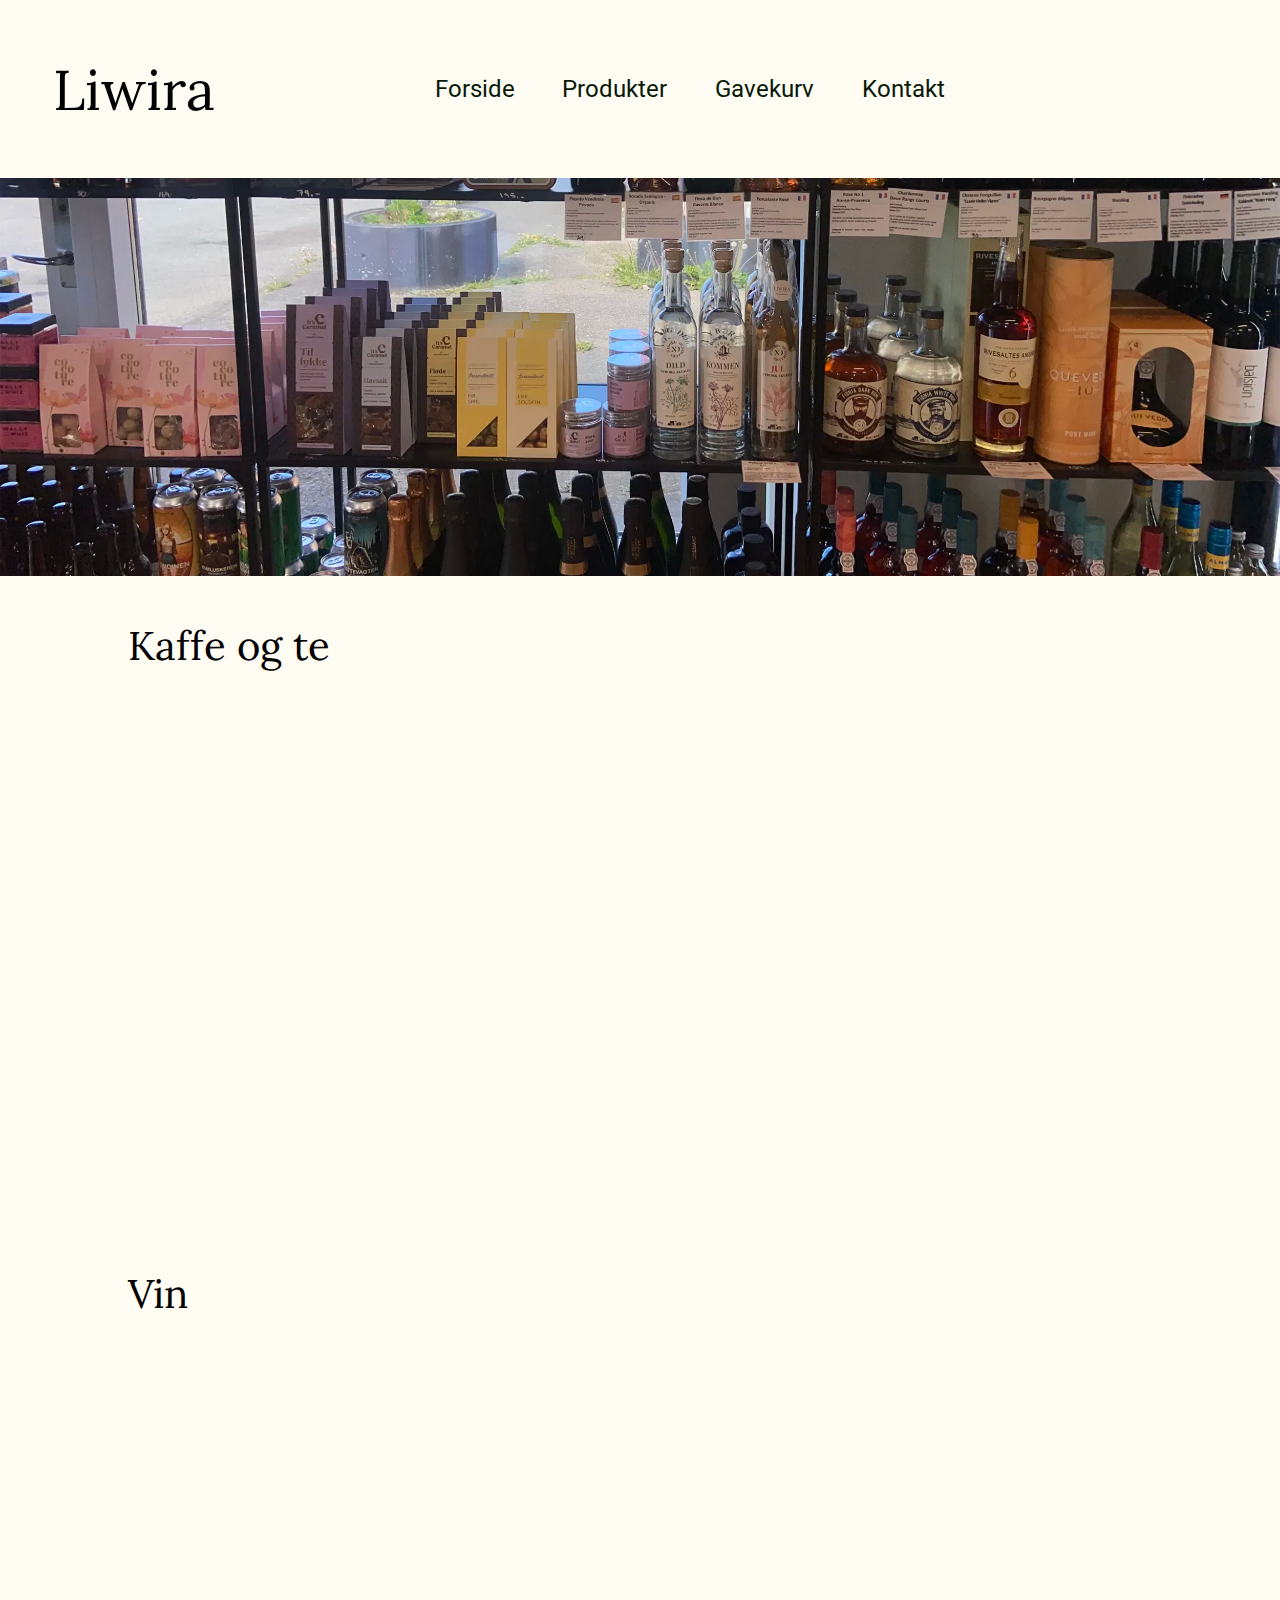
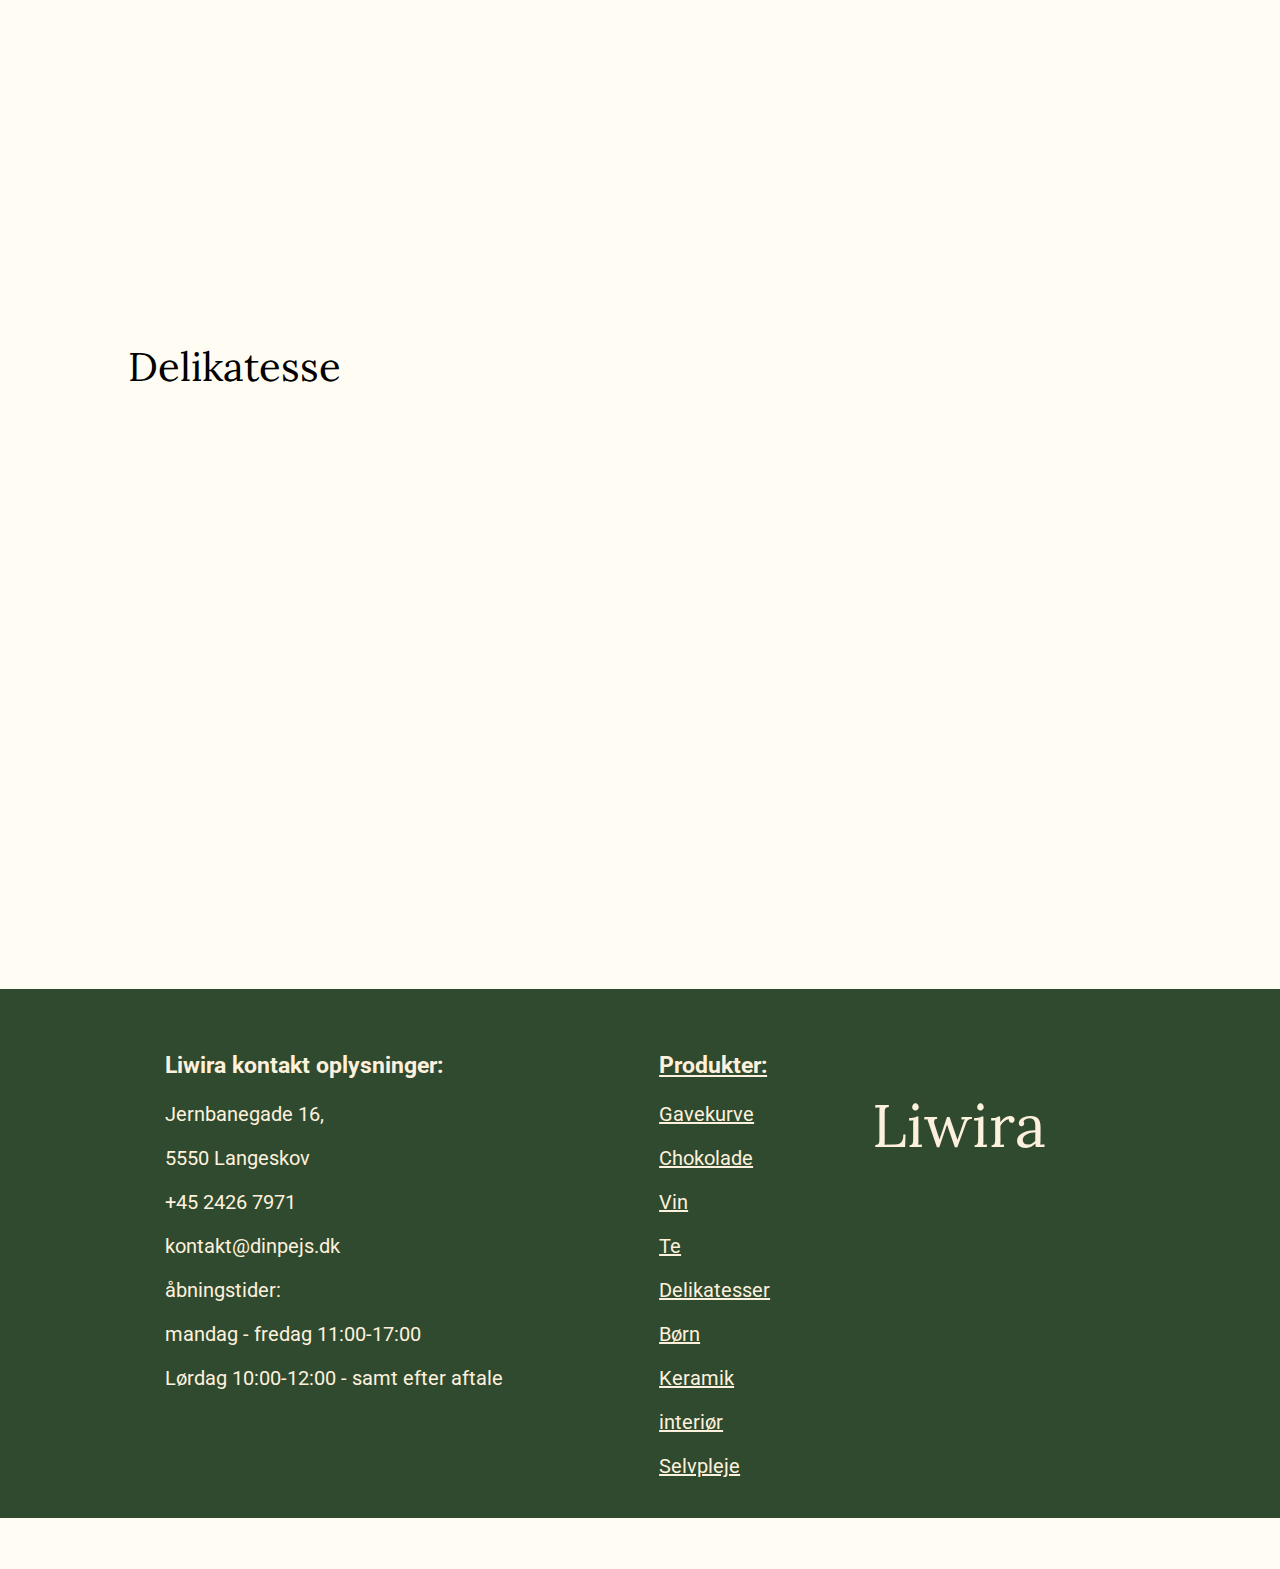
<file: produkter.html>
<!DOCTYPE html>
<html lang="en">
<head>
    <meta charset="UTF-8">
    <meta name="viewport" content="width=device-width, initial-scale=1.0">
    <title>Document</title>
    <link rel="stylesheet" href="stylesheet.css">
    <script src="script2.js" defer></script>
    <script src="script.js" defer></script>
    <link rel="preconnect" href="https://fonts.googleapis.com">
    <link rel="preconnect" href="https://fonts.gstatic.com" crossorigin>
    <link rel="preconnect" href="https://fonts.googleapis.com">
    <link rel="preconnect" href="https://fonts.gstatic.com" crossorigin>
    <link href="https://fonts.googleapis.com/css2?family=Roboto:ital,wght@0,100..900;1,100..900&display=swap" rel="stylesheet">
    <link href="https://fonts.googleapis.com/css2?family=Lora:ital,wght@0,400..700;1,400..700&family=Outfit:wght@100..900&family=Raleway:ital,wght@0,100..900;1,100..900&display=swap" rel="stylesheet">
    <link rel="stylesheet" href="https://cdnjs.cloudflare.com/ajax/libs/font-awesome/6.7.1/css/all.min.css" integrity="sha512-5Hs3dF2AEPkpNAR7UiOHba+lRSJNeM2ECkwxUIxC1Q/FLycGTbNapWXB4tP889k5T5Ju8fs4b1P5z/iB4nMfSQ==" crossorigin="anonymous" referrerpolicy="no-referrer">
</head>
<body>
    <main>
        <!-- burger menu og header sektion-->
        <header>
            <div class="off-screen-menu">
            <ul id="menu">
                        
             </ul>
            </div>
                
            <nav>
                <h1 class="header__logo" onclick="document.location='index.html'">Liwira</h1>
                <div id="menuNav" class="menuNav">

                </div>
                <div class="ham-menu">
                    <span></span>
                    <span></span>
                    <span></span>
                </div>
                <div class="header__basket">
                <i class="fa-solid fa-cart-shopping" id="basketicon"></i>
                </div>
            </nav>
        </header>
        <!--billede sektion-->
            <img id=indenfor class="indenfor__billede"  src="billeder/liwira-indenfor.webp" alt="hylder">


        <!--varer sektionen-->
        <!-- Kaffe og te-->
            <p class="sektioner__overskrift">Kaffe og te</p>
            <div class="produkter__varer">
            <div class="produkt__wrapper">
                <div class="produkt__billede">
                    <img src="billeder/produkt-kaffe1.webp" alt="Kaffe1">
                </div>
            <div class="produkt__tekst">
                <p class="produkter__producent">KoffiRoast</p>
                <p class="produkter__produkt">Langeskov Kaffen</p>
                    <div class="pris__TTK">
                        <p class="produkt__pris">49,00 Kr</p>
                        <button class="produkt__knap">Tilføj til kurv</button>
                    </div>
                </div>
            </div>
            <!-- produkt 2-->
             <div class="produkt__wrapper">
                <div class="produkt__billede">
                    <img src="billeder/produkt-te1.webp" alt="te1">
                </div>
            <div class="produkt__tekst">
                <p class="produkter__producent">Carstensens tehandel</p>
                <p class="produkter__produkt">Hole in one</p>
                    <div class="pris__TTK">
                        <p class="produkt__pris">179,00 Kr</p>
                        <button class="produkt__knap">Tilføj til kurv</button>
                    </div>
                </div>
            </div>
        </div>

            <!-- kaffe og te desktop-->
             <div class="produkter__varer__desktop">
            <div class="produkt__wrapper">
                <div class="produkt__billede">
                    <img src="billeder/produkt-kaffe1.webp" alt="vin">
                </div>
            <div class="produkt__tekst">
                <p class="produkter__producent">KoffiRoast</p>
                <p class="produkter__produkt">Langeskov Kaffen</p>
                    <div class="pris__TTK">
                        <p class="produkt__pris">49,00 Kr</p>
                        <button class="produkt__knap">Tilføj til kurv</button>
                    </div>
                </div>
            </div>
            <div class="produkt__wrapper">
                <div class="produkt__billede">
                    <img src="billeder/produkt-kaffe1.webp" alt="Karamel">
                </div>
            <div class="produkt__tekst">
                <p class="produkter__producent">KoffiRoast</p>
                <p class="produkter__produkt">Langeskov Kaffen</p>
                    <div class="pris__TTK">
                        <p class="produkt__pris">49,00 Kr</p>
                        <button class="produkt__knap">Tilføj til kurv</button>
                    </div>
                </div>
            </div>
            <div class="produkt__wrapper">
                <div class="produkt__billede">
                    <img src="billeder/produkt-kaffe1.webp" alt="bamse">
                </div>
            <div class="produkt__tekst">
                <p class="produkter__producent">KoffiRoast</p>
                <p class="produkter__produkt">Langeskov Kaffen</p>
                    <div class="pris__TTK">
                        <p class="produkt__pris">49,00 Kr</p>
                        <button class="produkt__knap">Tilføj til kurv</button>
                    </div>
                </div>
            </div>
            <div class="produkt__wrapper">
                <div class="produkt__billede">
                    <img src="billeder/produkt-kaffe1.webp" alt="Vin2">
                </div>
            <div class="produkt__tekst">
                <p class="produkter__producent">KoffiRoast</p>
                <p class="produkter__produkt">Langeskov Kaffen</p>
                    <div class="pris__TTK">
                        <p class="produkt__pris">49,00 Kr</p>
                        <button class="produkt__knap">Tilføj til kurv</button>
                    </div>
                </div>
            </div>
        </div>


        <!-- vin sektion -->
        <p class="sektioner__overskrift">Vin</p>
            <div class="produkter__varer">
            <div class="produkt__wrapper">
                <div class="produkt__billede">
                    <a href="omproduktet.html"><img src="billeder/produkt-vin1.webp" alt="Vin"></a>
                </div>
            <div class="produkt__tekst">
                <a href="omproduktet.html"><p id="Rodvin__tekst" class="produkter__producent">Montagne Saint-Emilion</p></a>
                <a href="omproduktet.html"><p class="produkter__produkt">Château Fonguillon</p></a>
                    <div class="pris__TTK">
                        <p class="produkt__pris">149,00 Kr</p>
                        <button class="produkt__knap">Tilføj til kurv</button>
                    </div>
                </div>
            </div>
            <!-- produkt 2-->
             <div class="produkt__wrapper">
                <div class="produkt__billede">
                    <img src="billeder/produkt-vin3.webp" alt="Vin3">
                </div>
            <div class="produkt__tekst">
                <p class="produkter__producent">Henry of Pelham</p>
                <p class="produkter__produkt">Baco noir 2022</p>
                    <div class="pris__TTK">
                        <p class="produkt__pris">219,00 Kr</p>
                        <button class="produkt__knap">Tilføj til kurv</button>
                    </div>
                </div>
            </div>
        </div>

        <!--vin desktop-->
        <div class="produkter__varer__desktop">
            <div class="produkt__wrapper">
                <div class="produkt__billede">
                    <a href="omproduktet.html"><img src="billeder/produkt-vin1.webp" alt="Vin"></a>
                </div>
            <div class="produkt__tekst">
                <a href="omproduktet.html"><p class="produkter__producent">Montagne Saint-Emilion</p></a>
                <a href="omproduktet.html"><p class="produkter__produkt">Château Fonguillon</p></a>
                    <div class="pris__TTK">
                        <p class="produkt__pris">149,00 Kr</p>
                        <button class="produkt__knap">Tilføj til kurv</button>
                    </div>
                </div>
            </div>
            <div class="produkt__wrapper">
                <div class="produkt__billede">
                    <img src="billeder/produkt-vin2.webp" alt="Karamel">
                </div>
            <div class="produkt__tekst">
                <p class="produkter__producent">Porcelaine</p>
                <p class="produkter__produkt">Premium rosé</p>
                    <div class="pris__TTK">
                        <p class="produkt__pris">99,00 Kr</p>
                        <button class="produkt__knap">Tilføj til kurv</button>
                    </div>
                </div>
            </div>
            <div class="produkt__wrapper">
                <div class="produkt__billede">
                    <img src="billeder/produkt-vin4.webp" alt="bamse">
                </div>
            <div class="produkt__tekst">
                <p class="produkter__producent">Monólogo</p>
                <p class="produkter__produkt">Chardonnay P706</p>
                    <div class="pris__TTK">
                        <p class="produkt__pris">99,00 Kr</p>
                        <button class="produkt__knap">Tilføj til kurv</button>
                    </div>
                </div>
            </div>
            <div class="produkt__wrapper">
                <div class="produkt__billede">
                    <img src="billeder/produkt-vin3.webp" alt="Vin2">
                </div>
            <div class="produkt__tekst">
                <p class="produkter__producent">Henry of Pelham</p>
                <p class="produkter__produkt">Baco noir 2022</p>
                    <div class="pris__TTK">
                        <p class="produkt__pris">219,00 Kr</p>
                        <button class="produkt__knap">Tilføj til kurv</button>
                    </div>
                </div>
            </div>
        </div>

        <!--Delikatesse sektion-->
        <p class="sektioner__overskrift">Delikatesse</p>
            <div class="produkter__varer">
            <div class="produkt__wrapper">
                <div class="produkt__billede">
                    <img src="billeder/produkt-valdnod1.webp" alt="valnod">
                </div>
            <div class="produkt__tekst">
                <p class="produkter__producent">Nybro Frugtplantage</p>
                <p class="produkter__produkt">Valnødder i sirup</p>
                    <div class="pris__TTK">
                        <p class="produkt__pris">59,00 Kr</p>
                        <button class="produkt__knap">Tilføj til kurv</button>
                    </div>
                </div>
            </div>
            <!-- produkt 2-->
             <div class="produkt__wrapper">
                <div class="produkt__billede">
                    <img src="billeder/produkt-vingummi1.webp" alt="Vingummi1">
                </div>
            <div class="produkt__tekst">
                <p class="produkter__producent">Wally & Whiz</p>
                <p class="produkter__produkt">Hindbær vingummi</p>
                    <div class="pris__TTK">
                        <p class="produkt__pris">89,00 Kr</p>
                        <button class="produkt__knap">Tilføj til kurv</button>
                    </div>
                </div>
            </div>
        </div>

        <!--delikatesse sektion-->
        <div class="produkter__varer__desktop">
            <div class="produkt__wrapper">
                <div class="produkt__billede">
                    <img src="billeder/produkt-marmelade1.webp" alt="vin">
                </div>
            <div class="produkt__tekst">
                <p class="produkter__producent">Annas Gourmet</p>
                <p class="produkter__produkt">Appelsin Marmelade</p>
                    <div class="pris__TTK">
                        <p class="produkt__pris">29,00 Kr</p>
                        <button class="produkt__knap">Tilføj til kurv</button>
                    </div>
                </div>
            </div>
            <div class="produkt__wrapper">
                <div class="produkt__billede">
                    <img src="billeder/produkt-marmelade1.webp" alt="vin">
                </div>
            <div class="produkt__tekst">
                <p class="produkter__producent">Annas Gourmet</p>
                <p class="produkter__produkt">Appelsin Marmelade</p>
                    <div class="pris__TTK">
                        <p class="produkt__pris">29,00 Kr</p>
                        <button class="produkt__knap">Tilføj til kurv</button>
                    </div>
                </div>
            </div>
            <div class="produkt__wrapper">
                <div class="produkt__billede">
                    <img src="billeder/produkt-marmelade1.webp" alt="vin">
                </div>
            <div class="produkt__tekst">
                <p class="produkter__producent">Annas Gourmet</p>
                <p class="produkter__produkt">Appelsin Marmelade</p>
                    <div class="pris__TTK">
                        <p class="produkt__pris">29,00 Kr</p>
                        <button class="produkt__knap">Tilføj til kurv</button>
                    </div>
                </div>
            </div>
            <div class="produkt__wrapper">
                <div class="produkt__billede">
                    <img src="billeder/produkt-marmelade1.webp" alt="vin">
                </div>
            <div class="produkt__tekst">
                <p class="produkter__producent">Annas Gourmet</p>
                <p class="produkter__produkt">Appelsin Marmelade</p>
                    <div class="pris__TTK">
                        <p class="produkt__pris">29,00 Kr</p>
                        <button class="produkt__knap">Tilføj til kurv</button>
                    </div>
                </div>
            </div>
        </div>

        <!--footer sektionen-->
        <footer>
            <div class="footer__content">
                <div class="footer__content__information">
                    <h3>Liwira kontakt oplysninger:</h3>
                    <p>Jernbanegade 16,</p>
                    <p>5550 Langeskov</p>
                    <p>+45 2426 7971</p>
                    <p>kontakt@dinpejs.dk</p>
                    <p>åbningstider:</p>
                    <p>mandag - fredag 11:00-17:00 </p>
                    <p>Lørdag 10:00-12:00 - samt efter aftale</p>
                </div>
                <div onclick="document.location='produkter.html'" class="footer__content__produkter">
                    <h3>Produkter:</h3>
                    <p>Gavekurve</p>
                    <p>Chokolade</p>
                    <p>Vin</p>
                    <p>Te</p>
                    <p>Delikatesser</p>
                    <p>Børn</p>
                    <p>Keramik</p>
                    <p>interiør</p>
                    <p>Selvpleje</p>
                </div>
                <div class="footer__content__logo">
                    <p>Liwira</p>
                </div>
                <div class="footer__content__socials">
                    <div class="footer__icons">
                         <i class="fa-brands fa-facebook"></i>
                         <i class="fa-brands fa-instagram"></i>
                         <i class="fa-brands fa-youtube"></i>
                         <i class="fa-brands fa-linkedin"></i>
                    </div>
                </div>
            </div>
        </footer>
    </main>
</body>
</html>
</file>
<file: stylesheet.css>
body{
    margin: 0;
    overflow-x: hidden;
    background-color: #FFFCF3;
}

.header__logo {
    font-family: "Lora";
    font-size: 40px;
    padding-left: 10%;
    font-weight: 100;
    cursor: pointer;
}

header{
    position: sticky;
    top: 0;
}

.menuNav{
    display: none;
}

#basketicon{
    display: flex;
    padding-left: 5%;
    font-size: 35px;
}

.header__navbar--links {
    display: none;
}

.header__basket{
    padding-left: 3%;
}

#home:hover{
    text-decoration: underline;
}

#products:hover{
    text-decoration: underline;
}

#giftbasket:hover{
    text-decoration: underline;
}

#contact:hover{
    text-decoration: underline;
}


/* Burger Menu start */
.off-screen-menu {
    background-color: #fffcf3;
    height: 100vh;
    width: 100%;
    max-width: 450px;
    position: fixed;
    top: 0;
    right: -450px;
    color: #081907;
    font-family: "Lora";
    display: flex;
    flex-direction: column;
    justify-content: center;
    align-items: center;
    text-align: center;
    font-size: 3rem;
    transition: .3s ease;
    z-index: 1;
}

#menu {
    list-style: none;
    font-family: "Lora";
}

li {
    margin: 25% 0;
}

a:link, a:visited, a:hover, a:active { 
    color: #081907; 
    text-decoration: none;
}

.off-screen-menu.active{
    right: 0;
}

nav {
    padding: 1rem;
    display: flex;
    align-items: center;
    background-color: #fffcf3;
}

.ham-menu {
    height: 50px;
    width: 50px;
    margin-left: auto;
    position: relative;
}

.ham-menu span{
    height: 5px;
    width: 100%;
    background-color: #081907;
    border-radius: 25px;
    position: absolute;
    top: 50%;
    left: 50%;
    transform: translate(-50%, -50%);
    transition: .3s ease;
    z-index: 1;
}

.ham-menu span:nth-child(1) {
    top: 25%;
    z-index: 1;
}

.ham-menu span:nth-child(3) {
    top: 75%;
    z-index: 1;
}

.ham-menu.active span:nth-child(1) {
    top: 50%;
    transform: translate(-50%, -50%) rotate(45deg);
    z-index: 1;
}

.ham-menu.active span:nth-child(2) {
    opacity: 0;
    z-index: 1;
}

.ham-menu.active span:nth-child(3) {
    top: 50%;
    transform: translate(-50%, -50%) rotate(-45deg);
    z-index: 1;
}
/* burger menu slut */
/* Forside */

.forside__billede {
    width: 100%;
}

.forside__sealleprodukter__overskrift {
    font-family: "lora";
    text-align: left;
    padding-left: 10%;
    text-decoration: underline;
}

.forside__sealleprodukter__text {
    font-family: "roboto";
    text-align: left;
    padding-left: 10%;
    padding-right: 10%;
}

.forside__værdier{
    display: flex;
    flex-direction: column;
    background-color: #b9ac95;
    font-family: "lora";
    font-weight: 100;
    padding-top: 10px;
    padding-bottom: 10px;
    text-align: center;
    color: #FBF8EF;
}

.forside__værdier__icons{
    width: 30%;
    margin-top: 20%;
}

.forside__værdier__tekst{
    padding-left: 10%;
    padding-right: 10%;
    margin-bottom: 15%;
}

.forside__bestsellers{
    text-align: center;
    font-family: "lora";
}

.forside__mødlisbeth{
    background-color: #588252;
    width: 100%;
    padding-top: 2%;;
    color: #FBF8EF;
    text-align: center;
    padding-bottom: 25px;
}

.forside__mødlisbeth__overskrift{
    font-family: "lora";
    text-align: center;
    color: #FDF1DD;
    font-size: 40px;
}

.forside__mødlisbeth__tekst{
    font-family: "roboto";
    font-size: 30px;
    padding-left: 10%;
    padding-right: 10%;
    color: #FDF1DD;
}

.forside__mødlisbeth__billede {
        width: 100%;
    }

.forside__mødlisbeth--knap{
    font-family: "roboto";
    font-size: 30px;
    background-color: #dde6e5;
    color: #304A2F;
    padding: 10px 20px;
    margin-left: 10%;
    margin-right: 10%;
    border: 1px solid;
    border-color: #588252;
    border-radius: 10px;
    margin-bottom: 15%;
}

.forside__mødlisbeth--knap:hover{
    color: #dde6e5;
    background-color: #304A2F;
    cursor: pointer;
}

/* Byg en kurv */
.bek__kurv {
    width: 100%;
}

.bek__katagorier__tekst {
    font-family: "roboto";
    margin-left: 11%;
    margin-right: 3%;
}

.bek__valgmuligheder {
    display: flex;
    justify-content: center;
    flex-wrap: wrap;
    gap: 20px;
    margin-top: 20px;
    margin-left: 3%;
    margin-right: 3%;
    margin-bottom: 20px;
    border: none;
}

.bek__valgmuligheder__box {
    width: 40%;
    height: auto;
}

.bek__valgmuligheder__side2 {
    display: flex;
    flex-direction: column;

}

.bek__valgmuligheder--knap{
    font-family: "roboto";
    font-size: 30px;
    background-color: #588252;
    color: #FBF8EF;
    padding: 10px 20px;
    margin-bottom: 5%;
    margin-left: 10%;
    margin-right: 10%;
    border: 1px solid;
    border-radius: 10px;
}

.bek__valgmuligheder--knap:hover{
    background-color: #FDF1DD;
    color: #304A2F;
    border: 1px solid;
    border-color: #304A2F;
}

.bek__bokse{
    display: flex;
    flex-wrap: wrap;
    margin-left: 7%;
    margin-bottom: 12%;
}

.bek__bokse--knap{
    display: flex;
    align-items: center;
    justify-content: center;
    flex-wrap: wrap;
    font-family: "lora";
    text-align: center;
    padding-top: 3%;
    padding-bottom: 3%;
    margin-left: 3%;
    margin-right: 3%;
    margin-top: 3%;
    margin-bottom: 3%;
    width: 40%;
    background-color: #304A2F;
    border: 1px solid;
    font-size: 100px;
    color: #FDF1DD;
    gap: 20%;
    cursor: pointer;
}

.bek__bokse--knap:hover {
    color: #304a2f;
    background-color: #FDF1DD;
}

/* Produkter */
.indenfor__billede {
    width: 100%;
}

.sektioner__overskrift {
    margin-left: 10%;
    font-family: "lora";
    font-size: 40px;
    margin-bottom: 5px;
}

#Rodvin__tekst {
    font-size: 15px;
}

/* Om produktet */
.omprodukter__billede {
    display: flex;
    justify-content: center;
}

.omproduktet__beskrivelse {
    margin-left: 10%;
}

.omproduktet__producent {
    text-decoration: underline;
    font-family: "roboto";
    font-size: 20px;
}

.omproduktet__produkt {
    font-family: "roboto";
    font-size: 40px;
}

.omproduktet__information {
    font-family: "roboto";
    font-size: 18px;
}

.omproduktet__pris {
    font-family: "roboto";
    color: #304A2F;
    font-size: 20px;
}

.omprodukt__knap {
    background-color: #588252;
    color: #FBF8EF;
    font-size: 25px;
    padding: 10px 20px;
    margin-bottom: 8px;
    border-radius: 10px;
    border: 1px solid #588252;
}

.omprodukt__knap:hover {
    background-color: #FDF1DD;
    color: #304A2F;
    border: 1px solid #304A2F;
}

.omprodukter__rubrik {
    font-family: "roboto";
    font-size: 30px;
    margin-left: 10%;
    margin-top: 10%;
}

.produkter__varer {
    display: flex;
    justify-content: center;
    gap: 20px;
    margin-bottom: 10%;
}

.produkter__varer__desktop {
    display: flex;
    justify-content: center;
    gap: 20px;
    margin-bottom: 10%;
    display: none;
}

.produkt__wrapper {
    width: 40%;
    border: 1px solid #304A2F;
    border-radius: 10px;
    border-top-left-radius: 0px;
    border-top-right-radius: 0px;
    opacity: 0;
}

.produkt__billede img{
    object-fit: cover;
    width: 100%;
    height: 100%;
}

.produkt__tekst {
    text-align: left;
    font-family: "roboto";
    padding: 5%;
}

.pris__TTK {
    display: flex;
    justify-content: space-evenly;
}

.produkt__knap {
    background-color: #588252;
    color: #FBF8EF;
    margin-bottom: 8px;
    border-radius: 10px;
    border: 1px solid #588252;
}

.produkt__knap:hover {
    background-color: #FDF1DD;
    color: #304A2F;
    border: 1px solid #304A2F;
}

.produkter__producent {
    text-decoration: underline;
    font-size: 17px;
    font-family: "roboto";
}

.produkter__produkt {
    font-size: 18px;
    font-family: "roboto";
}

.produkt__pris {
    font-family: "roboto";
    color: #304A2F;
}

/* kontakt */

.kontakt__kontaktliwira{
    font-family: "lora";
    text-align: center;
    color: #FDF1DD;
    font-size: 40px;
}

.kontakt__venlighilsen {
    font-family: "roboto";
    font-size: 30px;
    color: #FDF1DD;
    padding-left: 10%;
    padding-right: 10%;
}

/* Footer */
footer {
    background-color: #304A2F;
    width: 100%;
    color: #FDF1DD;
}

.footer__content {
    padding-top: 10%;
    padding-left: 11%;
    padding-bottom: 20px;
}

.footer__content__information {
    font-size: 20px;
    padding-right: 10%;
    font-family: "roboto";
}

.footer__content__produkter {
    display: none;
    font-size: 20px;
    font-family: "roboto";
    padding-right: 5%;
    cursor: pointer;
}

.footer__content__logo {
    font-family: "Lora";
    font-size: 60px;
    font-weight: 100;
}

.footer__content__socials {
    display: flex;
    align-items: center;
    font-size: 250%;
    padding-left: 9%;
    margin-bottom: 10%;
}

.footer__icons {
    display: flex;
    gap: 30%;
    justify-content: center;
    padding-left: 10%;
}

@media screen {
    
}


@media (min-width: 481px) {

    .forside__værdier__icons {
        width: 20%;
        margin-top: 10%;
    }
    .produkter__producent {
        font-size: 150%;
        padding-left: 4%;
    }

    .produkter__produkt {
        font-size: 150%;
        padding-left: 4%;
    }

    .produkt__knap {
        width: 50%;
        font-size: 80%
    }

    .produkt__pris {
        font-size: 100%;
    }

    .forside__mødlisbeth__billede {
        width: 100%;
        object-fit: cover;
        max-width: 100%;
        max-height: 750px;
    }

    .footer__icons {
        gap: 50%;
        margin-left: 10%;
    }

    .omprodukter__billede {
        border: 1px solid #081907
    }

    .bek__katagorier__tekst {
        font-size: 150%;
    }
}



@media (min-width: 861px) {

    .forside__værdier__icons {
        width: 20%;
        margin-top: 10%;
    }

    .ham-menu {
        display: none;
    }

    .header__logo {
        display: flex;
        justify-content: start;
        padding-left: 3%;
        font-size: 350%;
        
    }

    .menuNav{
        display: flex;
        justify-content: center;
        text-decoration: none;
        list-style-type: none;
        font-family: "roboto";
        font-size: 150%;
        gap: 13%;
        cursor: pointer;
    }

    .header__elements{
        justify-content: space-between;
    }

    .header__basket {
        display: flex;
        padding-right: 3%;
        padding-left: 5%;

    }

    #basketicon {
        display: flex;
        font-size: 35px;
        
    }

    nav{
        justify-content: space-between;
        margin-bottom: -4%;
        margin-top: -4%;
        flex-wrap: nowrap;
    }

    .forside__billede{
        object-fit: cover;
        max-width: 100%;
        max-height: 500px;
    }

    .forside__sealleprodukter{
        margin-top: 5%;
        margin-bottom: 5%;
        margin-left: 10%;
        margin-right: 10%
    }

    .forside__sealleprodukter__overskrift{
        font-size: 300%;
    }

    .forside__sealleprodukter__text{
        font-size: 150%;
    }

    .forside__værdier{
        display: flex;
        flex-direction: row;
        align-items: center;
        justify-content: space-evenly;
    }

    .forside__kasse__værdier {
        width: 33%;
    }

    .forside__værdier__icons {
        margin-top: 30px;
        object-fit: cover;
        width: 100px;
    }
    .produkter__varer {
        display: none;
    }

    .produkter__varer__desktop {
        display: block;
        display: flex;
        justify-content: center;
        gap: 5%;
        margin-bottom: 10%;
        margin-left: 3%;
        margin-right: 3%;
    }

    .produkter__producent {
        font-size: 130%;
    }

    .produkt__wrapper {
        width: 25%;
    }

    .forside__mødlisbeth__overskrift {
        font-size: 300%;
    }

    .forside__mødlisbeth__indhold {
        display: flex;
        flex-direction: row-reverse;
        margin-bottom: 5%;
    }

    .forside__mødlisbeth__billede {
        width: 50%;
    }

    .forside__mødlisbeth__tekst {
        text-align: right;
        padding-right: 3%;
        padding-top: 6%;
        font-family: "roboto";
    }

    .forside__mødlisbeth--knap {
        margin-bottom: 5%;
    }

    .indenfor__billede{
        object-fit: cover;
        max-width: 100%;
        max-height: 500px;
    }

    .omproduktet__information {
        margin-right: 10%;
    }

    .bek__kurv {
        object-fit: cover;
        max-width: 70%;
        display: block;
        margin: auto;
    }

    .kontakt__indhold {
        display: flex;
        margin-bottom: 10%;
    }

    .kontakt__venlighilsen {
        padding-top: 9%;
    }

    .footer__content {
        display: flex;
        justify-content: space-around;
        margin-right: 5%;
        padding-top: 3%;
    }

    .footer__content__produkter {
        display: block;
        text-decoration: underline;
    }

    .footer__icons {
        display: flex;
        flex-direction: column;
        height: 15%;
        text-align: center;
    }

}

@media (min-width: 1200px) {
    .header__navbar--links {
        gap: 30%;
        cursor: pointer;
    }

    .forside__bestsellers {
        margin-top: 5%;
        font-size: 300%;
    }

    .forside__mødlisbeth__billede {
        width: 40%;
        margin-right: 5%;
    }

    .forside__mødlisbeth--knap {
        margin-top: 5%;
        margin-left: 55%;
    }

    .forside__mødlisbeth__tekst {
        margin-left: 20%;
        margin-top: 10%;
    }

    .indenfor__billede{
        object-fit: cover;
        max-width: 100%;
        max-height: 500px;
    }

    .produkt__wrapper {
        width: 15%;
    }

    .kontakt__indhold {
        display: flex;
        margin-bottom: 5%;
    }

    .bek__kurv {
        object-fit: cover;
        max-width: 50%;
        display: block;
        margin: auto;
    }
}
</file>
